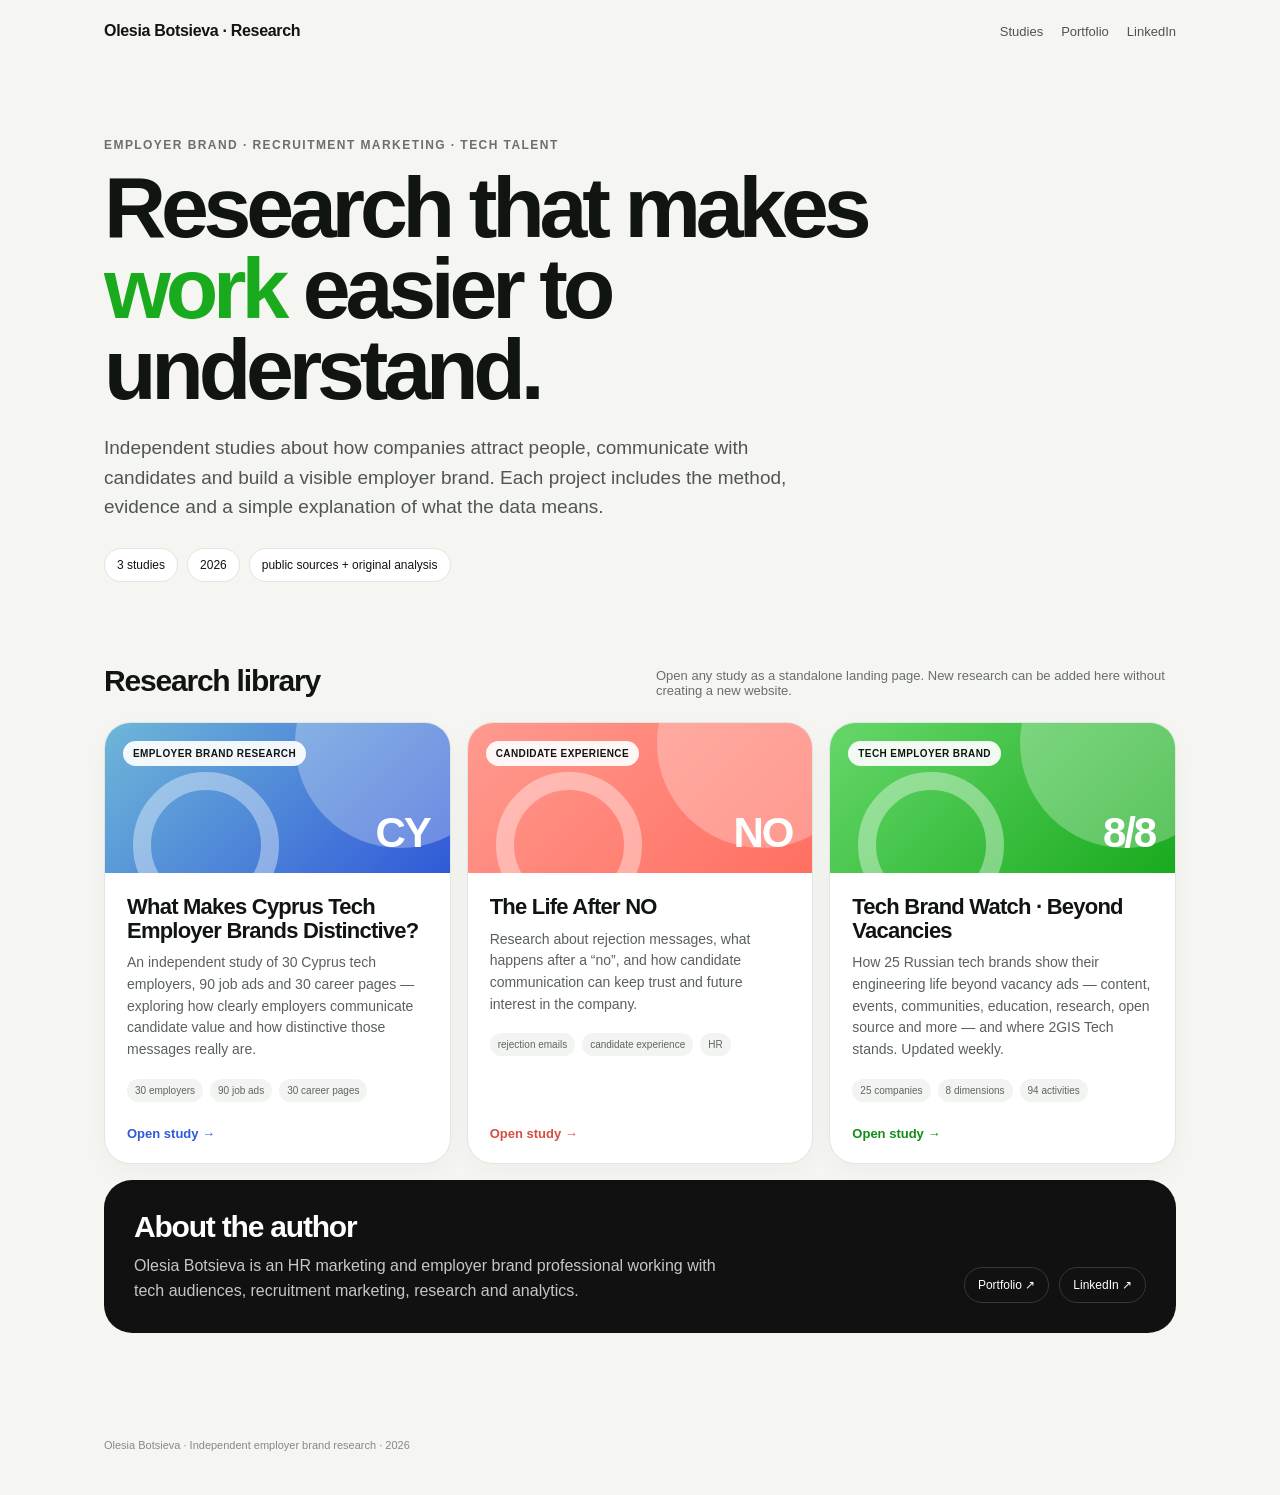
<file: index.html>
<!doctype html>
<html lang="en">
<head>
<meta charset="utf-8">
<meta name="viewport" content="width=device-width,initial-scale=1,viewport-fit=cover">
<title>Olesia Botsieva — Employer Brand Research</title>
<meta name="description" content="Independent research by Olesia Botsieva on employer branding, recruitment marketing, candidate experience and tech talent.">
<link rel="canonical" href="https://olesiabositi-hub.github.io/research/">
<meta property="og:type" content="website">
<meta property="og:url" content="https://olesiabositi-hub.github.io/research/">
<meta property="og:title" content="Olesia Botsieva — Employer Brand Research">
<meta property="og:description" content="Independent studies on employer branding, recruitment marketing, candidate experience and tech talent — with open methodology, evidence and practical insights.">
<meta property="og:image" content="https://olesiabositi-hub.github.io/research/assets/research-library-social.png">
<meta property="og:image:secure_url" content="https://olesiabositi-hub.github.io/research/assets/research-library-social.png">
<meta property="og:image:type" content="image/png">
<meta property="og:image:width" content="1200">
<meta property="og:image:height" content="630">
<meta property="og:image:alt" content="Olesia Botsieva Employer Brand Research Library">
<meta name="twitter:card" content="summary_large_image">
<meta name="twitter:title" content="Olesia Botsieva — Employer Brand Research">
<meta name="twitter:description" content="Independent studies on employer branding, recruitment marketing, candidate experience and tech talent.">
<meta name="twitter:image" content="https://olesiabositi-hub.github.io/research/assets/research-library-social.png">
<style>
:root{
  --bg:#f5f5f2;--surface:#fff;--ink:#111512;--muted:#68706b;--line:#e2e5e1;
  --green:#19aa1e;--blue:#3159d8;--coral:#ff6f61;--shadow:0 18px 50px rgba(0,0,0,.07)
}
*{box-sizing:border-box}
html{scroll-behavior:smooth}
body{margin:0;font-family:Inter,ui-sans-serif,-apple-system,BlinkMacSystemFont,"Segoe UI",Roboto,Arial,sans-serif;background:var(--bg);color:var(--ink)}
a{text-decoration:none;color:inherit}
.wrap{max-width:1120px;margin:auto;padding:0 24px}
header{padding:22px 0}
.nav{display:flex;align-items:center;gap:20px}
.brand{font-weight:850;letter-spacing:-.02em}
.nav-links{margin-left:auto;display:flex;gap:18px;font-size:13px;color:#4e5650}
.hero{padding:76px 0 54px}
.kicker{font-size:12px;font-weight:850;letter-spacing:.12em;text-transform:uppercase;color:#69716b}
h1{font-size:clamp(46px,8vw,86px);line-height:.94;letter-spacing:-.06em;margin:15px 0 24px;max-width:900px}
h1 em{font-style:normal;color:var(--green)}
.lead{font-size:19px;line-height:1.55;color:#4f5751;max-width:720px}
.meta{display:flex;gap:9px;flex-wrap:wrap;margin-top:26px}
.meta span{background:#fff;border:1px solid var(--line);border-radius:999px;padding:9px 12px;font-size:12px}
.section{padding:28px 0 78px}
.section-head{display:flex;justify-content:space-between;align-items:end;gap:24px;margin-bottom:24px}
.section-head h2{font-size:30px;letter-spacing:-.04em;margin:0}
.section-head p{margin:0;color:var(--muted);font-size:13px;max-width:520px}
.grid{display:grid;grid-template-columns:repeat(3,1fr);gap:16px}
.card{background:var(--surface);border:1px solid var(--line);border-radius:26px;overflow:hidden;box-shadow:0 8px 26px rgba(0,0,0,.035);transition:.2s ease;display:flex;flex-direction:column;min-height:380px}
.card:hover{transform:translateY(-4px);box-shadow:var(--shadow)}
.visual{height:150px;position:relative;overflow:hidden}
.visual:before,.visual:after{content:"";position:absolute;border-radius:50%}
.visual:before{width:210px;height:210px;right:-55px;top:-85px;background:rgba(255,255,255,.28)}
.visual:after{width:110px;height:110px;left:28px;bottom:-45px;border:18px solid rgba(255,255,255,.38)}
.cyprus .visual{background:linear-gradient(135deg,#6eb7d8,#3159d8)}
.no .visual{background:linear-gradient(135deg,#ff9a8f,#ff6f61)}
.tech .visual{background:linear-gradient(135deg,#66d76a,#19aa1e)}
.visual .tag{position:absolute;left:18px;top:18px;padding:7px 10px;border-radius:999px;background:rgba(255,255,255,.92);font-size:10px;font-weight:850;letter-spacing:.04em;text-transform:uppercase}
.visual .mark{position:absolute;right:20px;bottom:16px;color:#fff;font-size:42px;font-weight:900;letter-spacing:-.05em}
.body{padding:22px;display:flex;flex-direction:column;flex:1}
.body h3{font-size:22px;line-height:1.08;letter-spacing:-.035em;margin:0 0 10px}
.body p{font-size:14px;line-height:1.55;color:#59615b;margin:0}
.stats{display:flex;gap:7px;flex-wrap:wrap;margin-top:18px}
.stats span{font-size:10px;background:#f2f4f1;border-radius:999px;padding:6px 8px;color:#5f665f}
.open{margin-top:auto;padding-top:24px;font-size:13px;font-weight:850}
.cyprus .open{color:var(--blue)} .no .open{color:#d54f43} .tech .open{color:#128d17}
.about{margin-top:16px;background:#111;color:#fff;border-radius:28px;padding:30px;display:grid;grid-template-columns:1.2fr .8fr;gap:30px;align-items:end}
.about h2{font-size:30px;letter-spacing:-.04em;margin:0 0 10px}
.about p{margin:0;color:#c3c8c4;line-height:1.55}
.about-links{display:flex;gap:10px;justify-content:flex-end;flex-wrap:wrap}
.about-links a{border:1px solid #333a35;border-radius:999px;padding:10px 13px;font-size:12px}
footer{padding:28px 0 44px;color:#858b86;font-size:11px}
@media(max-width:820px){.grid{grid-template-columns:1fr}.card{min-height:auto}.about{grid-template-columns:1fr}.about-links{justify-content:flex-start}.hero{padding-top:50px}}
@media(max-width:560px){.wrap{padding:0 16px}.nav-links{display:none}.hero{padding:44px 0 38px}h1{font-size:48px}.lead{font-size:16px}.section-head{align-items:flex-start;flex-direction:column}.section{padding-bottom:54px}.visual{height:125px}}
</style>
</head>
<body>
<header><div class="wrap nav"><div class="brand">Olesia Botsieva · Research</div><div class="nav-links"><a href="#studies">Studies</a><a href="https://olesia.work/" target="_blank" rel="noopener">Portfolio</a><a href="https://www.linkedin.com/in/olesruss/" target="_blank" rel="noopener">LinkedIn</a></div></div></header>

<main>
<section class="hero"><div class="wrap">
  <div class="kicker">Employer Brand · Recruitment Marketing · Tech Talent</div>
  <h1>Research that makes <em>work</em> easier to understand.</h1>
  <p class="lead">Independent studies about how companies attract people, communicate with candidates and build a visible employer brand. Each project includes the method, evidence and a simple explanation of what the data means.</p>
  <div class="meta"><span>3 studies</span><span>2026</span><span>public sources + original analysis</span></div>
</div></section>

<section class="section" id="studies"><div class="wrap">
  <div class="section-head"><div><h2>Research library</h2></div><p>Open any study as a standalone landing page. New research can be added here without creating a new website.</p></div>
  <div class="grid">
    <a class="card cyprus" href="./cyprus-tech-evp/">
      <div class="visual"><span class="tag">Employer Brand Research</span><span class="mark">CY</span></div>
      <div class="body">
        <h3>What Makes Cyprus Tech Employer Brands Distinctive?</h3>
        <p>An independent study of 30 Cyprus tech employers, 90 job ads and 30 career pages — exploring how clearly employers communicate candidate value and how distinctive those messages really are.</p>
        <div class="stats"><span>30 employers</span><span>90 job ads</span><span>30 career pages</span></div>
        <div class="open">Open study →</div>
      </div>
    </a>

    <a class="card no" href="./life-after-no/">
      <div class="visual"><span class="tag">Candidate Experience</span><span class="mark">NO</span></div>
      <div class="body">
        <h3>The Life After NO</h3>
        <p>Research about rejection messages, what happens after a “no”, and how candidate communication can keep trust and future interest in the company.</p>
        <div class="stats"><span>rejection emails</span><span>candidate experience</span><span>HR</span></div>
        <div class="open">Open study →</div>
      </div>
    </a>

    <a class="card tech" href="./tech-brand-watch/">
      <div class="visual"><span class="tag">Tech Employer Brand</span><span class="mark">8/8</span></div>
      <div class="body">
        <h3>Tech Brand Watch · Beyond Vacancies</h3>
        <p>How 25 Russian tech brands show their engineering life beyond vacancy ads — content, events, communities, education, research, open source and more — and where 2GIS Tech stands. Updated weekly.</p>
        <div class="stats"><span>25 companies</span><span>8 dimensions</span><span>94 activities</span></div>
        <div class="open">Open study →</div>
      </div>
    </a>
  </div>

  <div class="about">
    <div><h2>About the author</h2><p>Olesia Botsieva is an HR marketing and employer brand professional working with tech audiences, recruitment marketing, research and analytics.</p></div>
    <div class="about-links"><a href="https://olesia.work/" target="_blank" rel="noopener">Portfolio ↗</a><a href="https://www.linkedin.com/in/olesruss/" target="_blank" rel="noopener">LinkedIn ↗</a></div>
  </div>
</div></section>
</main>

<footer><div class="wrap">Olesia Botsieva · Independent employer brand research · 2026</div></footer>
</body>
</html>
</file>
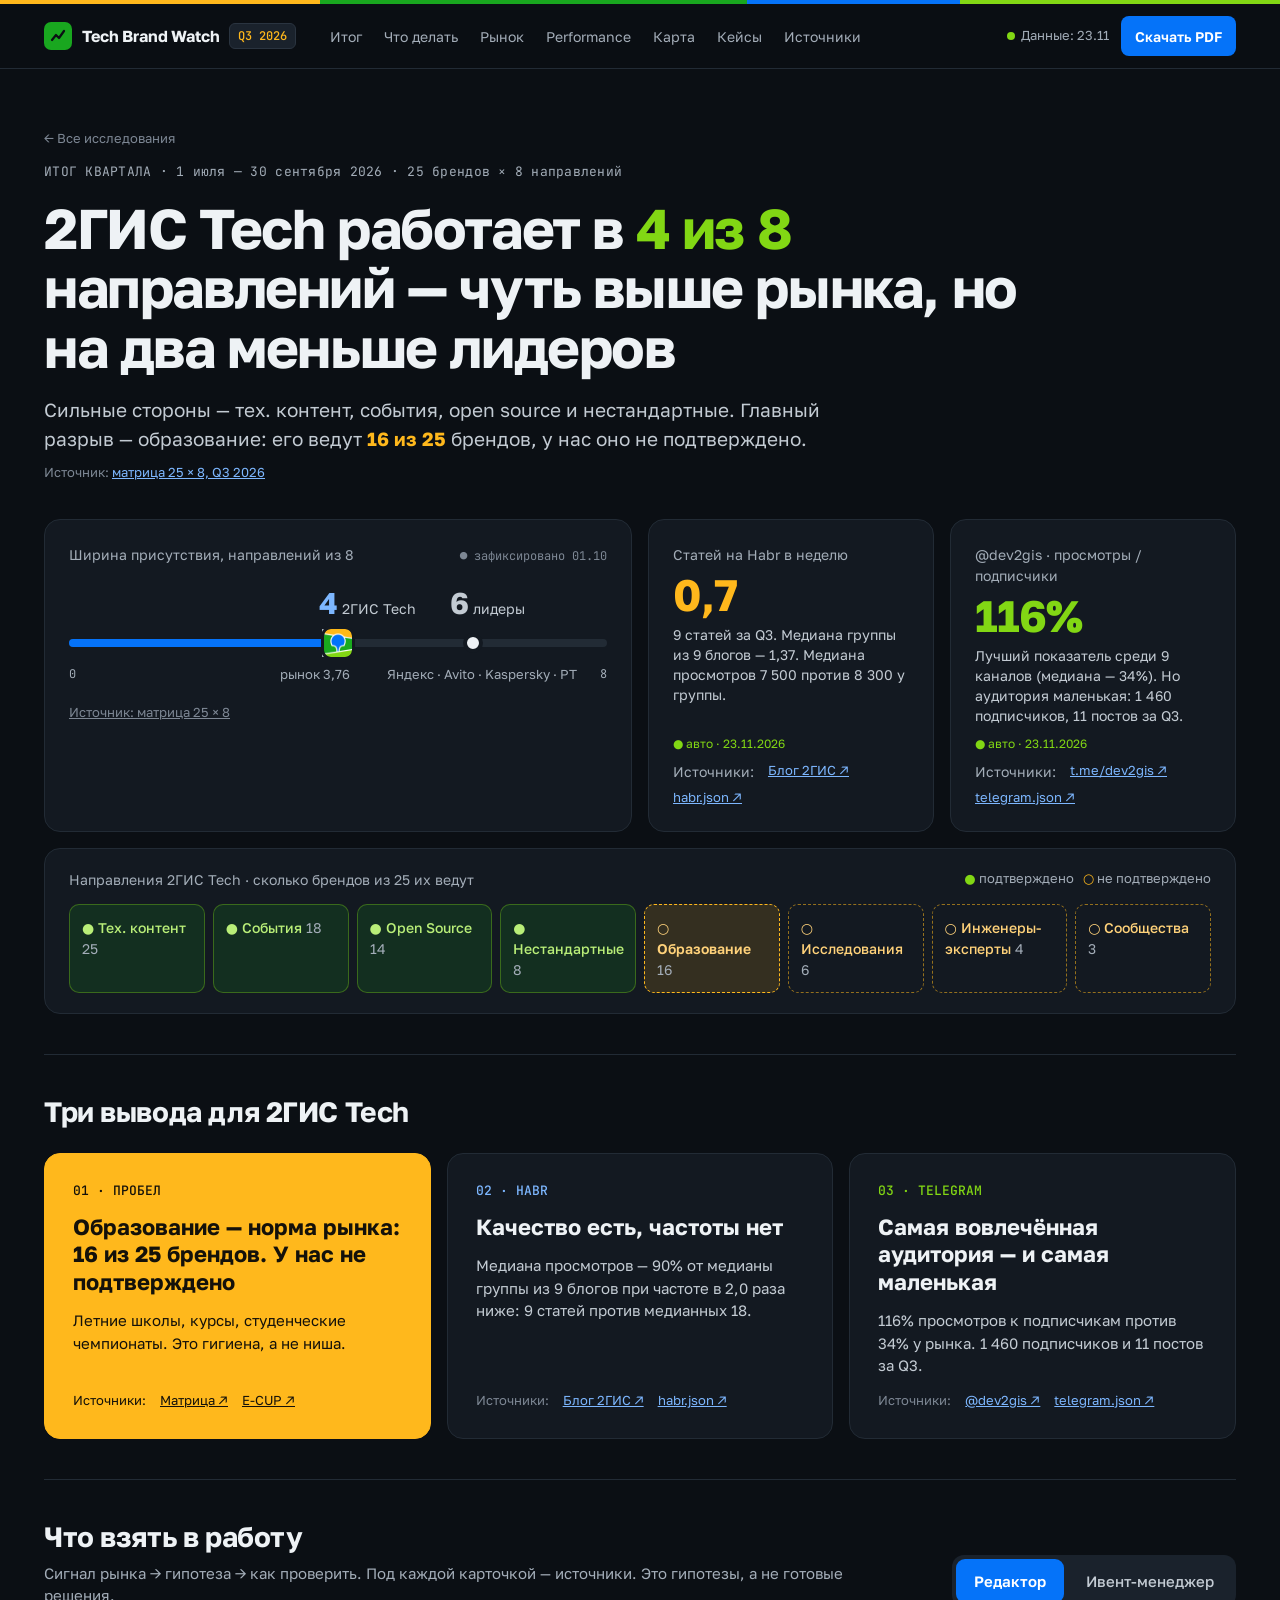
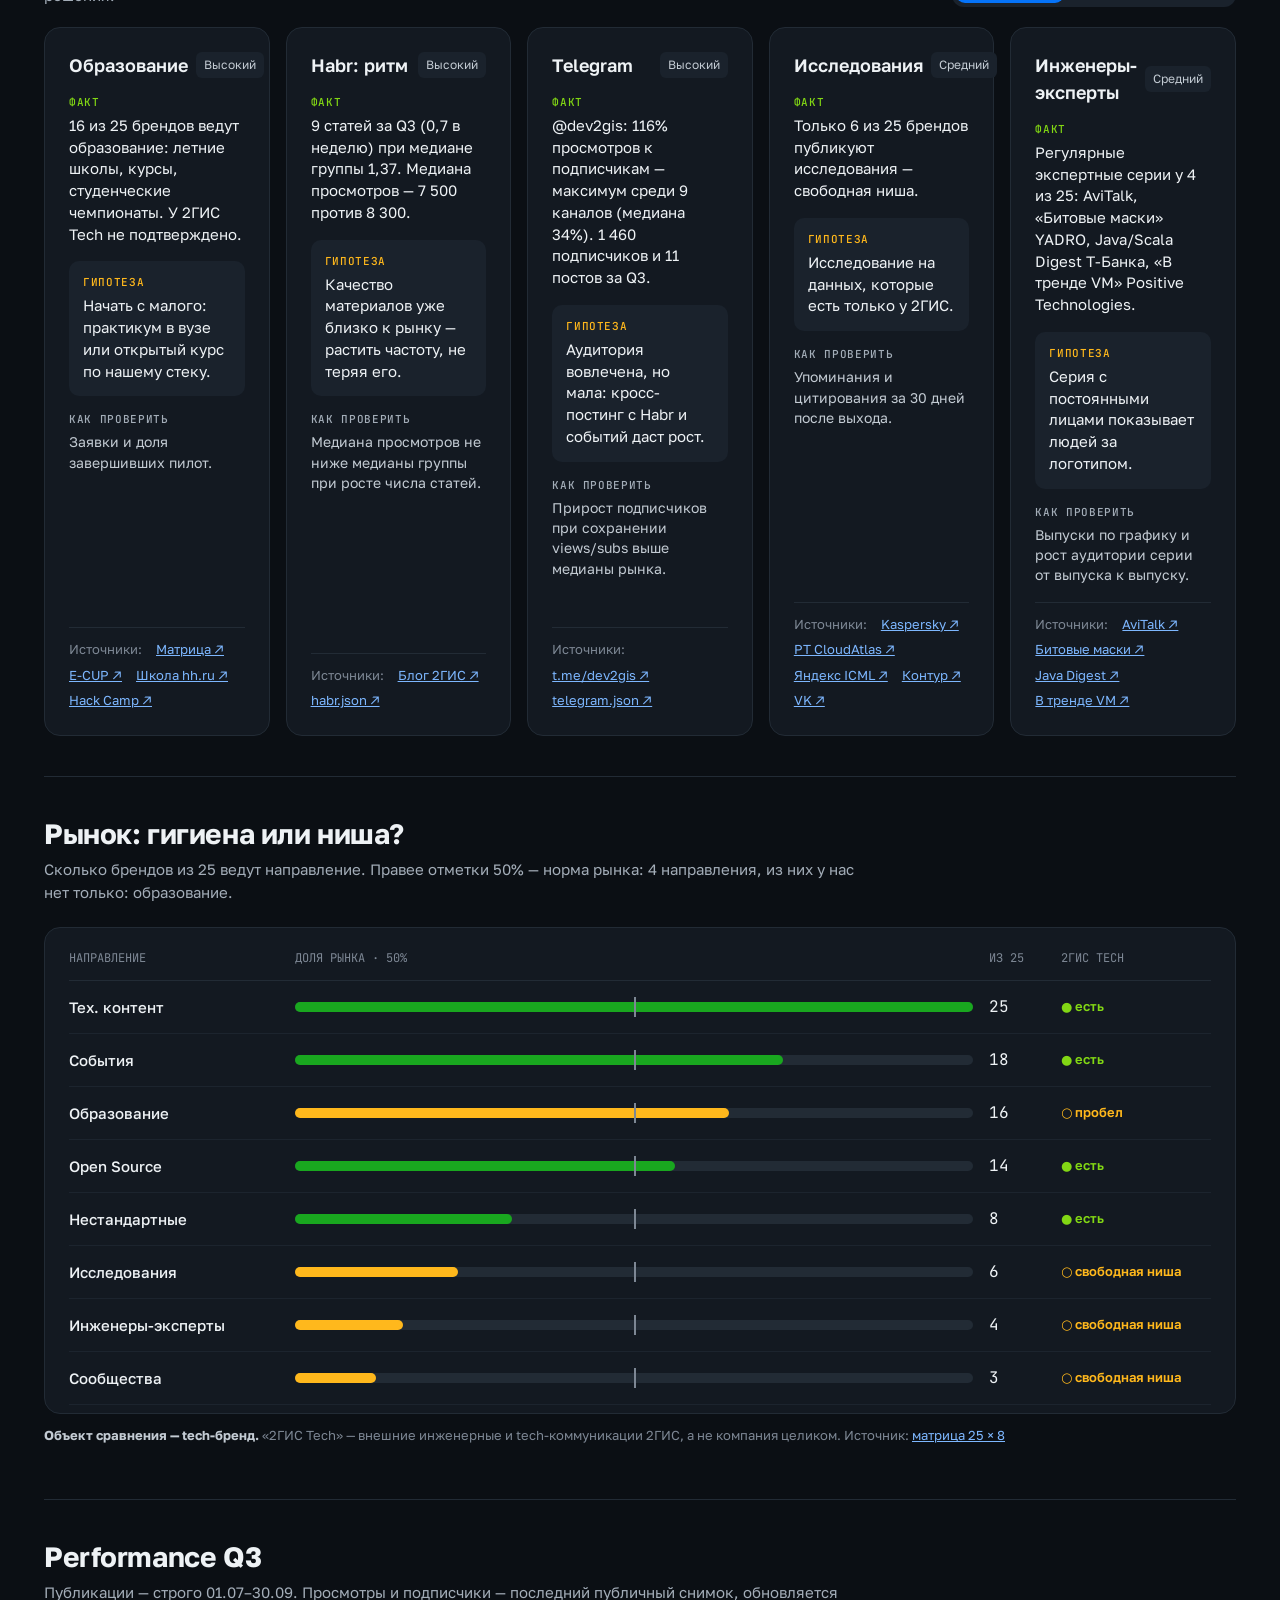
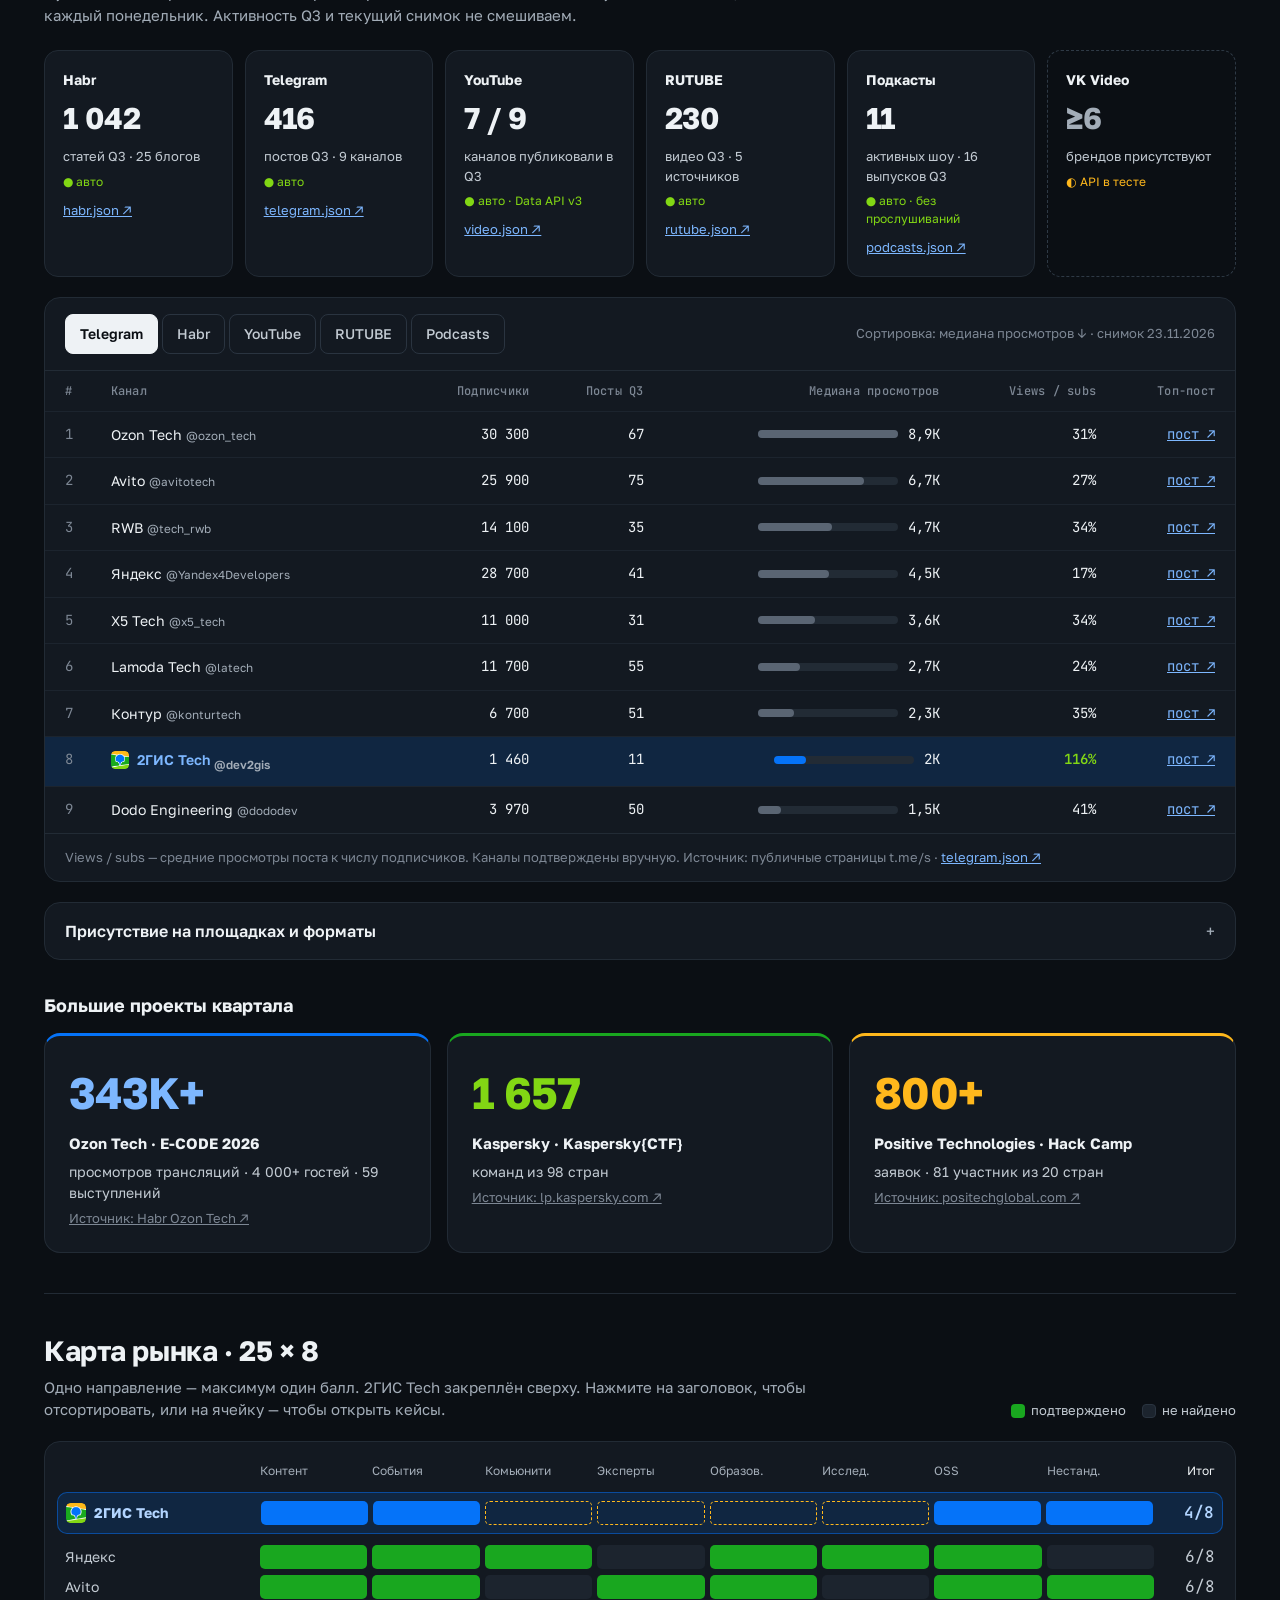
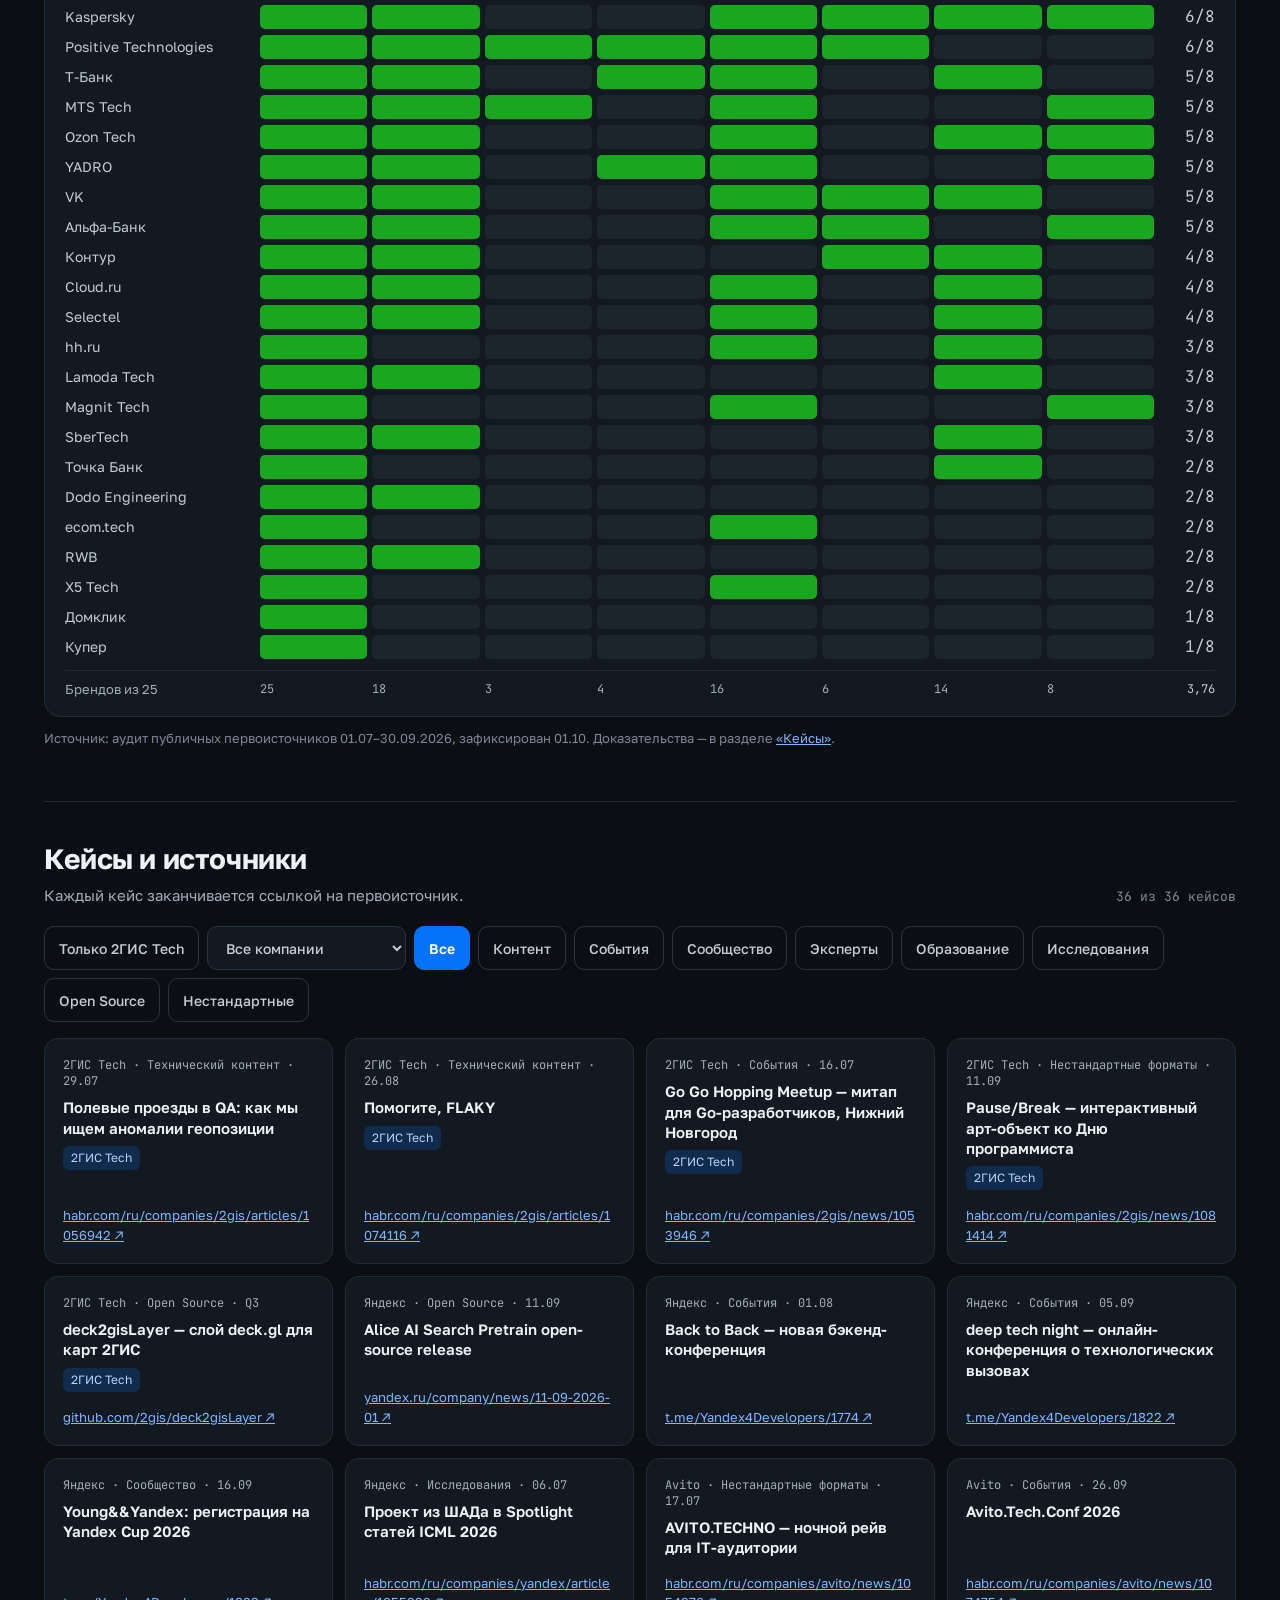
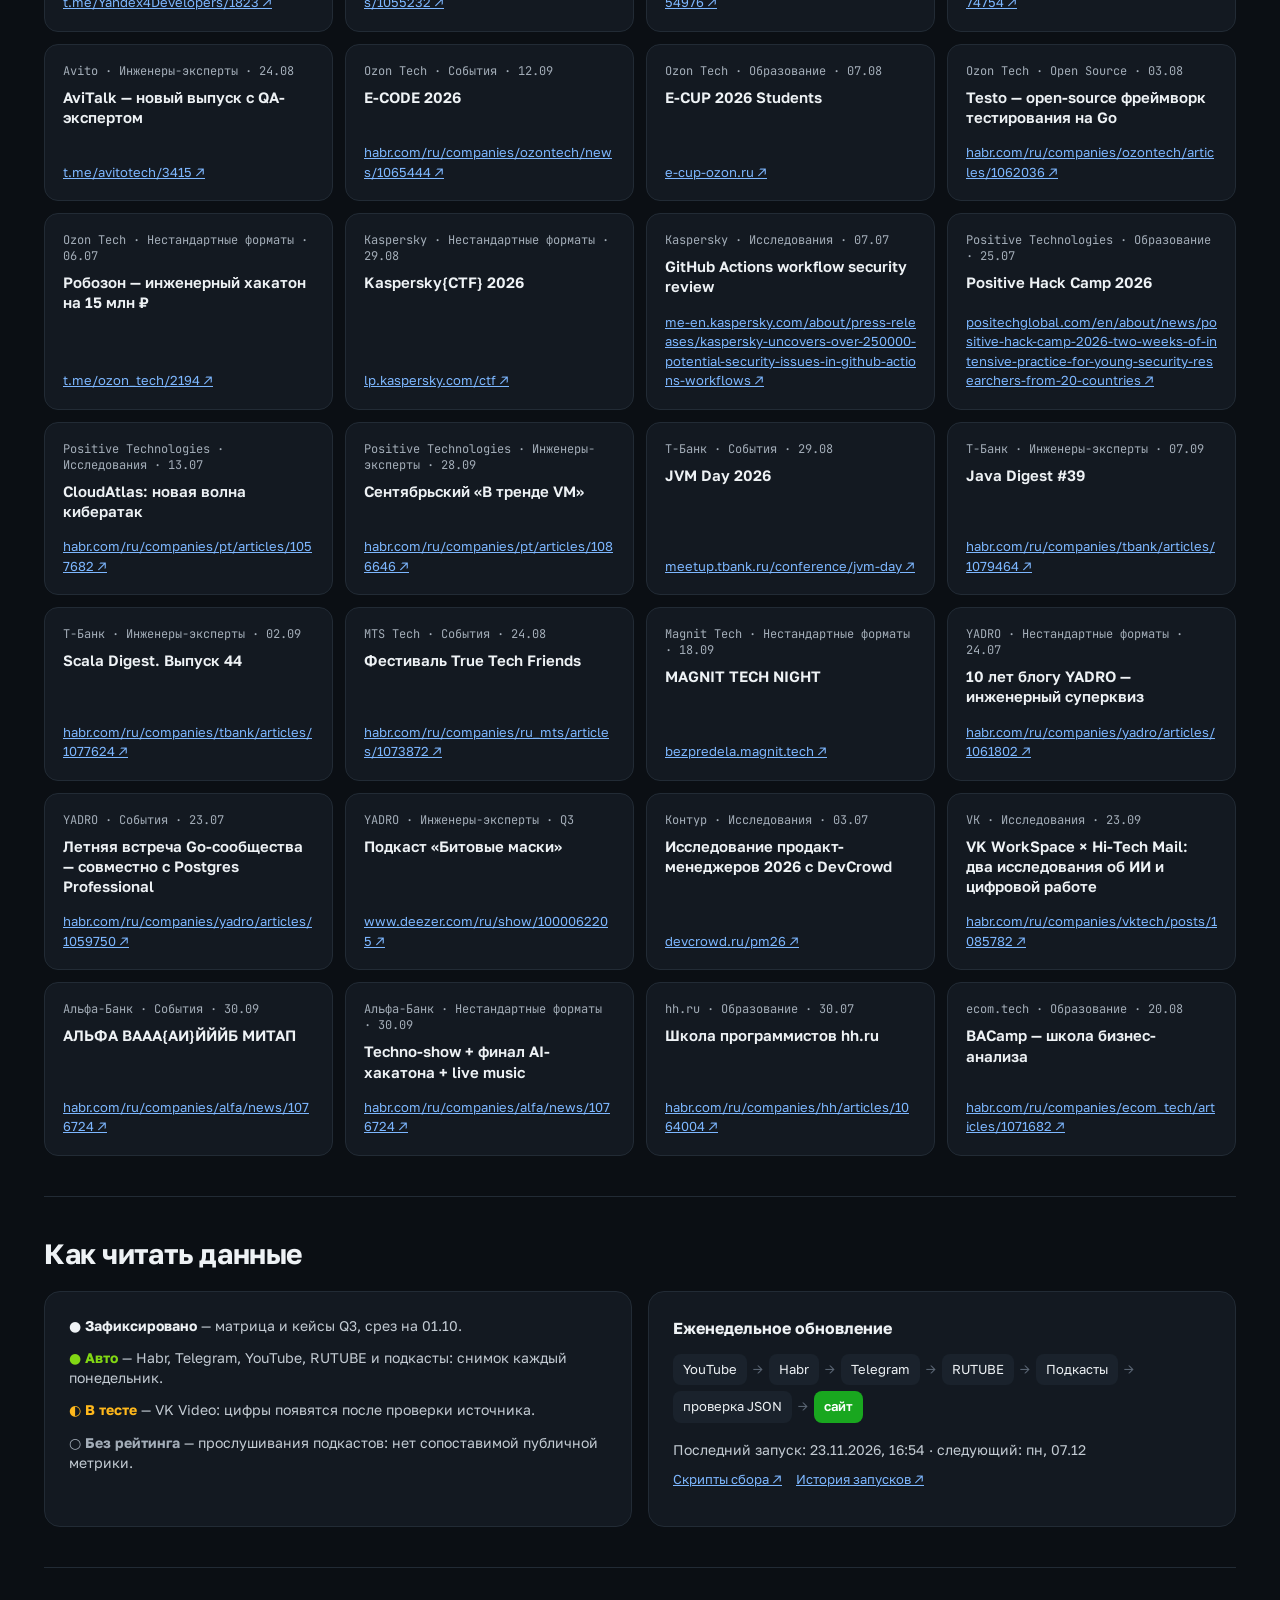
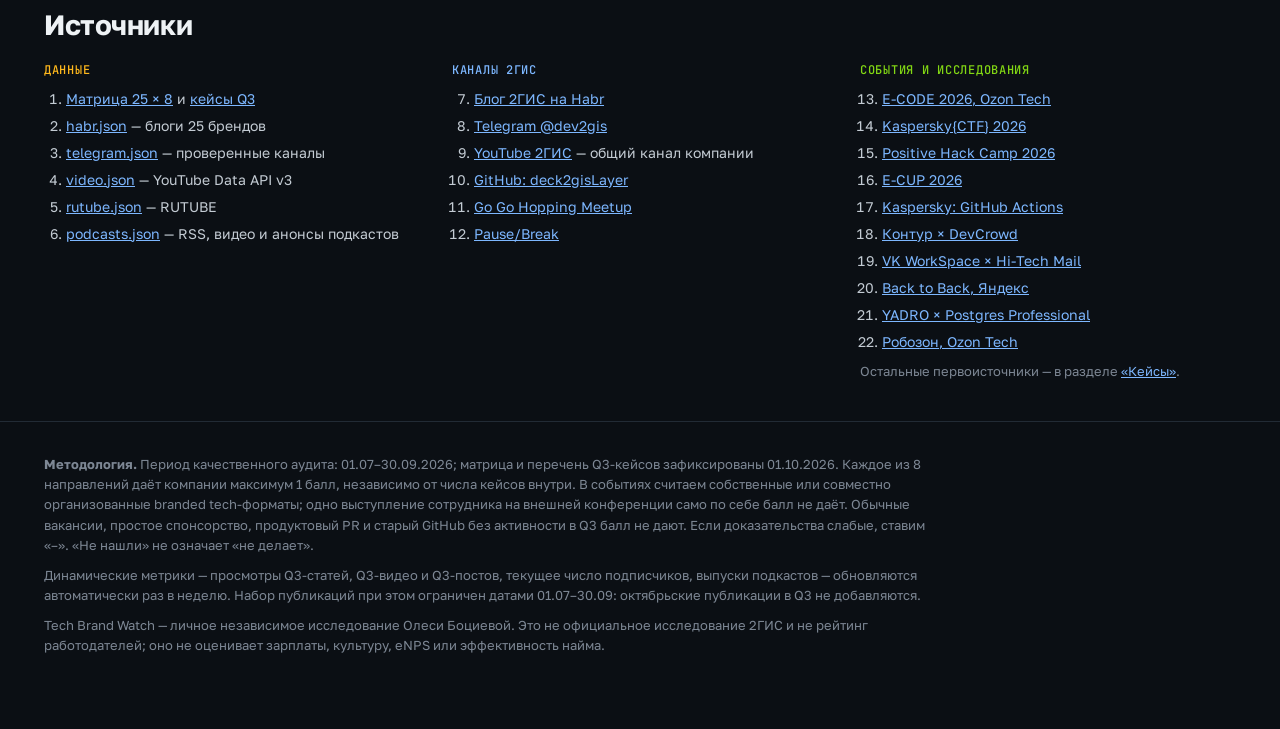
<file: tech-brand-watch/index.html>
<!DOCTYPE html>
<html lang="ru">
<head>
<meta charset="utf-8">
<meta name="viewport" content="width=device-width, initial-scale=1, viewport-fit=cover">
<title>Tech Brand Watch / Q3 2026: что делают tech-бренды</title>
<meta name="description" content="Что делают 25 российских tech-брендов в 8 направлениях — и где на этом фоне 2ГИС Tech. Карта рынка, 94 подтверждённых активности и метрики Habr, Telegram, YouTube, RUTUBE и подкастов с еженедельным обновлением.">
<link rel="canonical" href="https://olesiabositi-hub.github.io/research/tech-brand-watch/">
<meta property="og:type" content="website">
<meta property="og:site_name" content="Olesia Botsieva · Employer Brand Research">
<meta property="og:locale" content="ru_RU">
<meta property="og:url" content="https://olesiabositi-hub.github.io/research/tech-brand-watch/">
<meta property="og:title" content="Tech Brand Watch · Q3 2026 — 25 tech-брендов и 2ГИС Tech">
<meta property="og:description" content="Что делают 25 российских tech-брендов в 8 направлениях — и где на этом фоне 2ГИС Tech. Карта рынка, 94 подтверждённых активности и метрики Habr, Telegram, YouTube, RUTUBE и подкастов с еженедельным обновлением.">
<meta property="og:image" content="https://olesiabositi-hub.github.io/research/tech-brand-watch/assets/og.jpg">
<meta property="og:image:secure_url" content="https://olesiabositi-hub.github.io/research/tech-brand-watch/assets/og.jpg">
<meta property="og:image:type" content="image/jpeg">
<meta property="og:image:width" content="1200">
<meta property="og:image:height" content="630">
<meta property="og:image:alt" content="Tech Brand Watch Q3 2026: карта рынка 25 tech-брендов × 8 направлений с выделенным 2ГИС Tech">
<meta name="twitter:card" content="summary_large_image">
<meta name="twitter:title" content="Tech Brand Watch · Q3 2026 — 25 tech-брендов и 2ГИС Tech">
<meta name="twitter:description" content="Что делают 25 российских tech-брендов в 8 направлениях — и где на этом фоне 2ГИС Tech. Карта рынка, 94 подтверждённых активности и метрики Habr, Telegram, YouTube, RUTUBE и подкастов с еженедельным обновлением.">
<meta name="twitter:image" content="https://olesiabositi-hub.github.io/research/tech-brand-watch/assets/og.jpg">
<meta name="theme-color" content="#0B0F14">
<link rel="icon" href="./assets/2gis-logo.png">
<link rel="preconnect" href="https://fonts.googleapis.com">
<link rel="preconnect" href="https://fonts.gstatic.com" crossorigin>
<link href="https://fonts.googleapis.com/css2?family=Golos+Text:wght@400;500;600;700&family=JetBrains+Mono:wght@400;500&display=swap" rel="stylesheet">
<style>
:root{
  --bg:#0B0F14;--sf:#131921;--sf2:#1A222C;--line:#222B35;--line2:#2A3440;--row:#1C242E;
  --ink:#EEF2F5;--ink2:#C3CBD3;--mute:#A3ADB8;--dim:#7D8794;
  --blue:#0573F9;--blue-ink:#7DB7FF;--blue-ink2:#B3D5FF;--blue-bg:rgba(5,115,249,.15);
  --green:#19A71F;--lime:#82D714;--lime-ink:#B9EE78;--green-bg:rgba(25,167,31,.16);
  --yellow:#FFB81C;--yellow-ink:#FFD27A;--yellow-bg:rgba(255,184,28,.14);
  --bar:#5A6573;--mono:"JetBrains Mono",ui-monospace,monospace;
  color-scheme:dark;
}
*,*::before,*::after{box-sizing:border-box}
html{scroll-behavior:smooth;scroll-padding-top:84px}
body{margin:0;background:var(--bg);color:var(--ink);font:400 16px/1.5 "Golos Text",system-ui,-apple-system,"Segoe UI",sans-serif;-webkit-font-smoothing:antialiased}
a{color:var(--blue-ink)}a:hover{color:var(--blue-ink2)}
a:focus-visible,button:focus-visible,select:focus-visible{outline:2px solid var(--blue-ink);outline-offset:2px}
.w{max-width:1240px;margin:0 auto;padding:0 24px}
.mono{font-family:var(--mono)}
.stripe{display:flex;height:4px}.stripe i{display:block}
/* header */
header{position:sticky;top:0;z-index:20;background:rgba(11,15,20,.92);backdrop-filter:blur(10px);-webkit-backdrop-filter:blur(10px);border-bottom:1px solid var(--line)}
header .w{display:flex;flex-wrap:wrap;align-items:center;gap:12px 24px;padding-top:12px;padding-bottom:12px}
.brand{display:flex;align-items:center;gap:10px;text-decoration:none;color:var(--ink)}
.mark{width:28px;height:28px;border-radius:7px;background:var(--green);display:grid;place-items:center}
.brand b{font-size:16px;letter-spacing:-.01em}
.chip-q{font:500 12px var(--mono);padding:4px 8px;border-radius:6px;background:var(--sf2);color:var(--yellow);border:1px solid var(--line2)}
header nav{display:flex;flex-wrap:wrap;gap:2px;flex:1 1 auto}
header nav a{padding:8px 10px;border-radius:8px;font-size:14px;color:var(--mute);text-decoration:none}
header nav a:hover{background:var(--sf2);color:var(--ink)}
.hdr-r{display:flex;align-items:center;gap:12px;flex-wrap:wrap}
.fresh{display:inline-flex;align-items:center;gap:6px;font-size:13px;color:var(--mute)}
.dot{width:8px;height:8px;border-radius:50%;background:var(--lime);display:inline-block}
.btn{min-height:40px;padding:0 14px;border-radius:8px;border:0;background:var(--blue);color:#fff;font:600 14px "Golos Text",sans-serif;cursor:pointer}
.back{font-size:13px;color:var(--dim);text-decoration:none}
@media(max-width:1100px){header .fresh{display:none}}
@media(max-width:760px){header nav{display:none}.chip-q{display:none}header .w{flex-wrap:nowrap;justify-content:space-between}.btn{min-height:36px;padding:0 12px;font-size:13px}}
/* typography */
.eyebrow{font:400 13px var(--mono);color:var(--mute);margin-bottom:18px;letter-spacing:.02em}
h1{margin:0;font-size:clamp(32px,4.6vw,56px);line-height:1.06;letter-spacing:-.025em;font-weight:700;max-width:1000px}
h2{margin:0;font-size:28px;letter-spacing:-.015em;line-height:1.2}
h3{margin:0;font-size:18px}
.lead{margin:20px 0 0;font-size:19px;line-height:1.5;color:var(--ink2);max-width:780px}
.sub{margin:8px 0 24px;font-size:15px;color:var(--mute);max-width:820px}
.src{font-size:13px;color:var(--dim)}
.src a{white-space:nowrap}
.srcs{display:flex;flex-wrap:wrap;gap:6px 14px;font-size:13px}
.srcs .lbl{color:var(--dim)}
section{padding:40px 0;border-top:1px solid var(--line)}
#summary{border-top:0;padding-top:56px}
.sec-h{display:flex;flex-wrap:wrap;justify-content:space-between;align-items:flex-end;gap:16px;margin-bottom:20px}
.sec-h .sub{margin-bottom:0}
/* cards */
.card{background:var(--sf);border:1px solid var(--line);border-radius:16px;padding:24px}
.grid{display:grid;gap:16px}
.g-kpi{grid-template-columns:repeat(auto-fit,minmax(270px,1fr));margin-top:36px}
.g-3{grid-template-columns:repeat(auto-fit,minmax(300px,1fr))}
.g-4{grid-template-columns:repeat(auto-fit,minmax(215px,1fr))}
.g-tiles{grid-template-columns:repeat(auto-fit,minmax(180px,1fr));gap:12px}
.span2{grid-column:span 2;min-width:0}
@media(max-width:640px){.span2{grid-column:auto}}
.kpi{display:flex;flex-direction:column;gap:8px}
.kpi .lbl{font-size:14px;color:var(--mute)}
.kpi .big{font-size:44px;font-weight:700;letter-spacing:-.02em;line-height:1}
.kpi .txt{font-size:14px;color:var(--ink2);line-height:1.45}
.kpi .auto{margin-top:auto;font-size:12px;color:var(--lime)}
/* coverage scale */
.scale{position:relative;height:118px;margin-top:16px}
.scale .track{position:absolute;left:0;right:0;top:58px;height:8px;border-radius:4px;background:var(--line)}
.scale .fill{position:absolute;left:0;top:58px;height:8px;border-radius:4px;background:var(--blue)}
.scale .avg{position:absolute;top:48px;width:2px;height:28px;background:var(--mute)}
.scale .lab{position:absolute;white-space:nowrap;font-size:13px;color:var(--mute)}
.scale .val{position:absolute;top:0;white-space:nowrap;font-size:14px;color:var(--ink2)}
.scale .val b{font-size:30px}
.scale .logo{position:absolute;top:48px;width:28px;height:28px;margin-left:-14px;border-radius:7px;box-shadow:0 0 0 3px var(--sf)}
.scale-note{display:none;margin:0 0 12px;font-size:13px;color:var(--mute);line-height:1.5}
@media(max-width:640px){.scale .dsk,.scale .vl{display:none}.scale-note{display:block;margin-top:14px}.scale{height:100px}}
.scale .lead-dot{position:absolute;top:52px;width:20px;height:20px;margin-left:-10px;border-radius:50%;background:var(--ink);border:4px solid var(--sf)}
/* directions */
.dirs{display:grid;grid-template-columns:repeat(auto-fit,minmax(128px,1fr));gap:8px}
.dir{padding:12px;border-radius:10px;font-size:14px;font-weight:500}
.dir span{font-weight:400;color:var(--mute)}
.dir.on{background:var(--green-bg);border:1px solid rgba(130,215,20,.35);color:var(--lime-ink)}
.dir.off{border:1px dashed rgba(255,184,28,.55);color:var(--yellow-ink)}
.dir.off.hot{background:var(--yellow-bg);border-color:var(--yellow);font-weight:600}
/* takeaways */
.tk{display:flex;flex-direction:column;gap:14px;padding:28px}
.tk .no{font:500 13px var(--mono)}
.tk .t{font-size:22px;font-weight:700;line-height:1.25}
.tk .d{font-size:15px;line-height:1.5;color:var(--ink2)}
.tk .srcs{margin-top:auto}
.tk.hl{background:var(--yellow);border-color:var(--yellow);color:#14110A}
.tk.hl .d,.tk.hl a,.tk.hl .lbl{color:#14110A}
/* tabs & chips */
.seg{display:inline-flex;padding:4px;border-radius:12px;background:var(--sf2);gap:4px;flex-wrap:wrap}
.seg button{min-height:44px;padding:0 18px;border:0;border-radius:9px;background:transparent;color:var(--ink2);font:500 15px "Golos Text",sans-serif;cursor:pointer}
.seg button[aria-selected="true"]{background:var(--blue);color:#fff;font-weight:600}
.chips{display:flex;flex-wrap:wrap;gap:8px}
.chips button,.chips select{min-height:44px;padding:0 14px;border-radius:10px;border:1px solid var(--line2);background:transparent;color:var(--ink2);font:500 14px "Golos Text",sans-serif;cursor:pointer}
.chips select{background:var(--sf)}
.chips button[aria-pressed="true"]{background:var(--blue);border-color:var(--blue);color:#fff;font-weight:600}
.tabs2{display:flex;gap:4px;flex-wrap:wrap}
.tabs2 button{min-height:40px;padding:0 14px;border-radius:8px;border:1px solid var(--line2);background:transparent;color:var(--ink2);font:500 14px "Golos Text",sans-serif;cursor:pointer}
.tabs2 button[aria-selected="true"]{background:var(--ink);border-color:var(--ink);color:var(--bg);font-weight:600}
/* role cards */
.role{display:flex;flex-direction:column;gap:16px}
.role .hd{display:flex;justify-content:space-between;align-items:center;gap:8px}
.role .hd b{font-size:18px;font-weight:600}
.prio{font-size:12px;padding:4px 8px;border-radius:6px;background:var(--sf2);color:var(--ink2);white-space:nowrap}
.k{font:500 11px var(--mono);letter-spacing:.06em}
.k.f{color:var(--lime)}.k.h{color:var(--yellow)}.k.m{color:var(--mute)}
.role .box{display:flex;flex-direction:column;gap:6px;font-size:15px;line-height:1.45}
.role .hyp{padding:14px;border-radius:10px;background:var(--sf2)}
.role .chk{font-size:14px;color:var(--ink2)}
.role .srcs{margin-top:auto;padding-top:12px;border-top:1px solid var(--line)}
/* market bars */
.mrow{display:grid;grid-template-columns:minmax(140px,210px) minmax(0,1fr) 56px 150px;gap:16px;align-items:center;padding:14px 0;border-bottom:1px solid var(--row)}
.mrow.hd{font:400 12px var(--mono);color:var(--dim);border-bottom-color:var(--line)}
.mrow .nm{font-size:15px;font-weight:500}
.mbar{position:relative;height:10px;border-radius:5px;background:var(--line)}
.mbar i{display:block;height:10px;border-radius:5px}
.mbar::after{content:"";position:absolute;left:50%;top:-5px;width:2px;height:20px;background:var(--dim)}
.st-on{font-size:13px;font-weight:600;color:var(--lime)}
.st-off{font-size:13px;font-weight:600;color:var(--yellow)}
@media(max-width:640px){.mrow{grid-template-columns:1fr 44px;gap:6px 12px}.mrow .mbar{grid-column:1/-1;grid-row:2}.mrow .stt{grid-column:1/-1}.mrow.hd{display:none}}
/* tiles */
.tile{background:var(--sf);border:1px solid var(--line);border-radius:14px;padding:18px;display:flex;flex-direction:column;gap:6px}
.tile.ghost{background:transparent;border-style:dashed;border-color:#2F3A46}
.tile b{font-size:14px}
.tile .n{font-size:30px;font-weight:700;letter-spacing:-.02em}
.tile .s{font-size:13px;color:var(--ink2)}
.tile .a{font-size:12px}
.tile a{font-size:13px;margin-top:4px}
/* tables */
.tbl{background:var(--sf);border:1px solid var(--line);border-radius:16px;overflow:hidden;margin-top:20px}
.tbl-h{display:flex;flex-wrap:wrap;justify-content:space-between;align-items:center;gap:12px;padding:16px 20px;border-bottom:1px solid var(--line)}
.tbl-f{padding:14px 20px;border-top:1px solid var(--line);font-size:13px;color:var(--dim)}
.scroll{overflow-x:auto}
table{width:100%;border-collapse:collapse;font-size:14px}
th{text-align:left;font:500 12px var(--mono);color:var(--dim);padding:12px 10px;white-space:nowrap;letter-spacing:.02em}
td{padding:12px 10px;border-top:1px solid var(--row);vertical-align:top}
th:first-child,td:first-child{padding-left:20px}th:last-child,td:last-child{padding-right:20px}
td.n,th.n{text-align:right;font-family:var(--mono);white-space:nowrap}
td.w{min-width:240px}
.pod td.w{min-width:190px;max-width:250px}.pod td:nth-child(4){min-width:200px}
tr.me td{background:var(--blue-bg)}
tr.me td.nm{color:var(--blue-ink);font-weight:600}
.nmw{display:inline-flex;align-items:center;gap:8px}
.lg{width:18px;height:18px;border-radius:4px;flex:none}
.hb{display:flex;align-items:center;gap:10px;justify-content:flex-end}
.hb .t{width:140px;height:8px;border-radius:4px;background:var(--line);flex:none}
.hb .t i{display:block;height:8px;border-radius:4px;background:var(--bar)}
tr.me .hb .t i{background:var(--blue)}
small{color:var(--mute)}
.badge{display:inline-block;white-space:nowrap;font-size:12px;padding:3px 8px;border-radius:6px;background:var(--sf2);color:var(--ink2);margin:0 4px 4px 0}
.pl{margin:0;padding:0;list-style:none;counter-reset:t}
.pl li{counter-increment:t;display:grid;grid-template-columns:36px 1fr auto;gap:12px;align-items:baseline;padding:12px 20px;border-top:1px solid var(--row)}
.pl li::before{content:counter(t);font:500 13px var(--mono);color:var(--dim)}
.pl li.me{background:var(--blue-bg)}
/* projects */
.proj{display:flex;flex-direction:column;gap:6px;border-top-width:3px}
.proj .n{font-size:44px;font-weight:700;letter-spacing:-.02em}
.proj b{font-size:15px}
.proj .s{font-size:14px;color:var(--ink2)}
/* matrix */
.mx{min-width:900px;padding:8px 20px 16px}
.mx-r{display:grid;grid-template-columns:190px repeat(8,minmax(0,1fr)) 56px;gap:5px;align-items:center;padding:3px 0}
.mx-r.hd{padding:12px 0;align-items:end;font-size:12px;color:var(--mute)}
.mx-r.hd button{all:unset;cursor:pointer;font-size:12px;color:var(--mute)}
.mx-r.hd button:hover,.mx-r.hd button[aria-pressed="true"]{color:var(--ink)}
.mx-r .nm{font-size:14px;color:var(--ink2)}
.mx-r .tt{text-align:right;font-family:var(--mono);color:var(--ink2)}
.cell{height:24px;border-radius:5px;background:var(--row);border:0;padding:0}
.cell.on{background:var(--green);cursor:pointer}
.cell.on:hover{outline:2px solid var(--lime-ink)}
.mx-r.me{padding:8px;margin:0 -8px 8px;border-radius:10px;background:var(--blue-bg);border:1px solid rgba(5,115,249,.5)}
.mx-r.me .nm{color:var(--blue-ink2);font-weight:700}
.mx-r.me .cell.on{background:var(--blue)}
.mx-r.me .cell:not(.on){background:transparent;border:1px dashed var(--yellow)}
.mx-r.me .tt{color:var(--blue-ink2);font-weight:600}
.mx-r.ft{margin-top:8px;padding-top:10px;border-top:1px solid var(--line);font:12px var(--mono);color:var(--mute)}
.legend{display:flex;gap:16px;font-size:13px;color:var(--ink2);flex-wrap:wrap}
.legend span{display:inline-flex;align-items:center;gap:6px}
.legend i{width:14px;height:14px;border-radius:4px;display:inline-block}
/* cases */
.case{display:flex;flex-direction:column;gap:8px;padding:18px;border-radius:14px;background:var(--sf);border:1px solid var(--line)}
.case .m{font:12px var(--mono);color:var(--mute)}
.case b{font-size:15px;font-weight:600;line-height:1.35}
.case .me{align-self:flex-start;font-size:12px;padding:3px 8px;border-radius:6px;background:rgba(5,115,249,.2);color:var(--blue-ink2)}
.case a{margin-top:auto;padding-top:8px;font-size:13px;word-break:break-all}
.cases{display:grid;grid-template-columns:repeat(auto-fill,minmax(280px,1fr));gap:12px;margin-top:16px}
/* misc */
.legend-trust{display:flex;flex-direction:column;gap:12px;font-size:14px;line-height:1.45;color:var(--ink2)}
.pipe{display:flex;flex-wrap:wrap;align-items:center;gap:6px;font-size:13px}
.pipe span{padding:6px 10px;border-radius:8px;background:var(--sf2)}
.pipe em{color:var(--bar);font-style:normal}
.pipe span.end{background:var(--green);color:#fff;font-weight:600}
.srclist{display:grid;grid-template-columns:repeat(auto-fit,minmax(280px,1fr));gap:24px 32px;font-size:14px;line-height:1.5}
.srclist ol{margin:0;padding-left:22px;display:flex;flex-direction:column;gap:6px;color:var(--ink2)}
.srclist .k{margin-bottom:10px;display:block;font-size:12px}
details{margin-top:20px;background:var(--sf);border:1px solid var(--line);border-radius:16px}
details summary{cursor:pointer;padding:16px 20px;font-weight:600;list-style:none;display:flex;justify-content:space-between;gap:12px}
details summary::after{content:"+";color:var(--mute);font-weight:400}
details[open] summary::after{content:"–"}
details .scroll{border-top:1px solid var(--line)}
footer{padding:32px 0 64px;border-top:1px solid var(--line);font-size:13px;line-height:1.55;color:var(--dim)}
footer p{max-width:900px;margin:0 0 10px}
.empty{padding:20px;color:var(--mute);font-size:14px}
.sr{position:absolute;width:1px;height:1px;overflow:hidden;clip:rect(0 0 0 0);white-space:nowrap}
@media print{
  :root{--bg:#fff;--sf:#fff;--sf2:#f3f4f6;--line:#d9dde3;--row:#e8ebef;--ink:#111;--ink2:#333;--mute:#555;--dim:#666;--blue-ink:#0550c8;--blue-ink2:#0550c8;--lime-ink:#1a6e1f;--lime:#1a6e1f;--yellow-ink:#8a5a00}
  header,.stripe,.btn,.seg,.chips,.tabs2{display:none!important}
  section{break-inside:avoid-page}
  .tk.hl{background:#fff4d6}
}
</style>
</head>
<body>
<div class="stripe" aria-hidden="true"><i style="flex:3;background:#FFB81C"></i><i style="flex:4;background:#19A71F"></i><i style="flex:2;background:#0573F9"></i><i style="flex:3;background:#82D714"></i></div>

<header>
  <div class="w">
    <a class="brand" href="#summary">
      <span class="mark"><svg width="16" height="16" viewBox="0 0 16 16" aria-hidden="true"><path d="M2 12 L6 7 L9 10 L14 3" fill="none" stroke="#0B0F14" stroke-width="2.2" stroke-linecap="round" stroke-linejoin="round"/></svg></span>
      <b>Tech Brand Watch</b>
      <span class="chip-q">Q3 2026</span>
    </a>
    <nav aria-label="Разделы">
      <a href="#summary">Итог</a><a href="#actions">Что делать</a><a href="#market">Рынок</a><a href="#performance">Performance</a><a href="#matrix">Карта</a><a href="#evidence">Кейсы</a><a href="#sources">Источники</a>
    </nav>
    <div class="hdr-r">
      <span class="fresh"><span class="dot"></span><span id="fresh">загрузка…</span></span>
      <button class="btn" type="button" onclick="window.print()">Скачать PDF</button>
    </div>
  </div>
</header>

<main class="w">

<section id="summary">
  <a class="back" href="https://olesiabositi-hub.github.io/research/">← Все исследования</a>
  <div class="eyebrow" style="margin-top:14px">ИТОГ КВАРТАЛА · 1 июля — 30 сентября 2026 · 25 брендов × 8 направлений</div>
  <h1 id="hero-h"></h1>
  <p class="lead" id="hero-lead"></p>
  <p class="src" style="margin-top:10px">Источник: <a href="#matrix">матрица 25 × 8, Q3 2026</a></p>

  <div class="grid g-kpi">
    <div class="card span2">
      <div style="display:flex;justify-content:space-between;align-items:baseline;gap:12px;flex-wrap:wrap">
        <span style="font-size:14px;color:var(--mute)">Ширина присутствия, направлений из 8</span>
        <span class="mono" style="font-size:12px;color:var(--dim)">● зафиксировано 01.10</span>
      </div>
      <div class="scale" id="scale" role="img"></div>
      <p class="scale-note" id="scale-note"></p>
      <a class="src" href="#matrix">Источник: матрица 25 × 8</a>
    </div>
    <div class="card kpi" id="kpi-habr"><span class="lbl">Статей на Habr в неделю</span><span class="txt">Загрузка…</span></div>
    <div class="card kpi" id="kpi-tg"><span class="lbl">@dev2gis · просмотры / подписчики</span><span class="txt">Загрузка…</span></div>
  </div>

  <div class="card" style="margin-top:16px;padding:20px 24px">
    <div style="display:flex;justify-content:space-between;flex-wrap:wrap;gap:8px;margin-bottom:14px">
      <span style="font-size:14px;color:var(--mute)">Направления 2ГИС Tech · сколько брендов из 25 их ведут</span>
      <span style="font-size:13px;color:var(--mute)"><span style="color:var(--lime)">●</span> подтверждено &nbsp; <span style="color:var(--yellow)">○</span> не подтверждено</span>
    </div>
    <div class="dirs" id="dirs"></div>
  </div>
</section>

<section aria-labelledby="t3">
  <h2 id="t3" style="margin-bottom:24px">Три вывода для 2ГИС Tech</h2>
  <div class="grid g-3" id="takeaways"></div>
</section>

<section id="actions" aria-labelledby="act">
  <div class="sec-h">
    <div><h2 id="act">Что взять в работу</h2><p class="sub">Сигнал рынка → гипотеза → как проверить. Под каждой карточкой — источники. Это гипотезы, а не готовые решения.</p></div>
    <div class="seg" role="tablist" aria-label="Роль" id="role-tabs"></div>
  </div>
  <div class="grid g-4" id="role-cards"></div>
</section>

<section id="market" aria-labelledby="mk">
  <h2 id="mk">Рынок: гигиена или ниша?</h2>
  <p class="sub" id="market-sub"></p>
  <div class="card" style="padding:8px 24px" id="market-rows"></div>
  <p class="src" style="margin-top:12px"><b style="color:var(--ink2)">Объект сравнения — tech-бренд.</b> «2ГИС Tech» — внешние инженерные и tech-коммуникации 2ГИС, а не компания целиком. Источник: <a href="#matrix">матрица 25 × 8</a></p>
</section>

<section id="performance" aria-labelledby="pf">
  <h2 id="pf">Performance Q3</h2>
  <p class="sub">Публикации — строго 01.07–30.09. Просмотры и подписчики — последний публичный снимок, обновляется каждый понедельник. Активность Q3 и текущий снимок не смешиваем.</p>
  <div class="grid g-tiles" id="tiles"></div>

  <div class="tbl">
    <div class="tbl-h">
      <div class="tabs2" role="tablist" aria-label="Площадка" id="perf-tabs"></div>
      <span class="src" id="perf-meta"></span>
    </div>
    <div id="perf-body"><div class="empty">Загрузка данных…</div></div>
    <div class="tbl-f" id="perf-foot"></div>
  </div>

  <details>
    <summary>Присутствие на площадках и форматы</summary>
    <div class="scroll"><table>
      <thead><tr><th>Площадка / формат</th><th>Подтверждено</th><th>Кто именно</th></tr></thead>
      <tbody>
        <tr><td><b>Habr</b></td><td class="mono">24/25</td><td class="w">Отдельный блог у всех, кроме SberTech (материалы выходят в общем блоге Сбера)</td></tr>
        <tr><td><b>Telegram</b></td><td class="mono">24/25</td><td class="w">Performance-метрики собираются по проверенным публичным каналам через t.me; ecom.tech переехал за invite-link и не подменяется старым публичным каналом</td></tr>
        <tr><td><b>YouTube</b></td><td class="mono">≥9/25</td><td class="w">AvitoTech, Ozon Tech, YADRO / «Истовый Инженер», 2ГИС, Контур, Cloud.ru, Selectel, WB Tech и Купер.тех. Для 2ГИС — основной канал компании, а не отдельный канал 2ГИС Tech</td></tr>
        <tr><td><b>VK Video</b></td><td class="mono">≥6/25</td><td class="w">2ГИС Tech, Avito, Ozon Tech, Selectel, Контур, Купер. Цифр нет: официальный API отдаёт просмотры только с токеном</td></tr>
        <tr><td><b>RUTUBE</b></td><td class="mono">≥5/25</td><td class="w">Avito, YADRO, Selectel, Magnit Tech (tech-плейлист), Контур</td></tr>
        <tr><td><b>Dzen</b></td><td class="mono">≥1/25</td><td class="w">AvitoTech; данных для сравнения мало</td></tr>
        <tr><td><b>Нестандартный проект</b></td><td class="mono">8/25</td><td class="w">2ГИС Tech, Avito, Kaspersky, MTS Tech, Ozon Tech, YADRO, Magnit Tech, Альфа-Банк</td></tr>
      </tbody>
    </table></div>
    <p class="src" style="padding:12px 20px;margin:0;border-top:1px solid var(--line)">≥ значит «минимум подтверждено», а не «остальные точно не используют». Подкасты — во вкладке Podcasts выше, обновляются автоматически.</p>
  </details>

  <h3 style="margin:32px 0 14px">Большие проекты квартала</h3>
  <div class="grid g-3">
    <div class="card proj" style="border-top-color:var(--blue)"><span class="n" style="color:var(--blue-ink)">343K+</span><b>Ozon Tech · E-CODE 2026</b><span class="s">просмотров трансляций · 4 000+ гостей · 59 выступлений</span><a class="src" href="https://habr.com/ru/companies/ozontech/news/1065444/" target="_blank" rel="noopener">Источник: Habr Ozon Tech ↗</a></div>
    <div class="card proj" style="border-top-color:var(--green)"><span class="n" style="color:var(--lime)">1 657</span><b>Kaspersky · Kaspersky{CTF}</b><span class="s">команд из 98 стран</span><a class="src" href="https://lp.kaspersky.com/ctf/" target="_blank" rel="noopener">Источник: lp.kaspersky.com ↗</a></div>
    <div class="card proj" style="border-top-color:var(--yellow)"><span class="n" style="color:var(--yellow)">800+</span><b>Positive Technologies · Hack Camp</b><span class="s">заявок · 81 участник из 20 стран</span><a class="src" href="https://positechglobal.com/en/about/news/positive-hack-camp-2026-two-weeks-of-intensive-practice-for-young-security-researchers-from-20-countries/" target="_blank" rel="noopener">Источник: positechglobal.com ↗</a></div>
  </div>
</section>

<section id="matrix" aria-labelledby="mx">
  <div class="sec-h">
    <div><h2 id="mx">Карта рынка · 25 × 8</h2><p class="sub">Одно направление — максимум один балл. 2ГИС Tech закреплён сверху. Нажмите на заголовок, чтобы отсортировать, или на ячейку — чтобы открыть кейсы.</p></div>
    <div class="legend"><span><i style="background:var(--green)"></i>подтверждено</span><span><i style="background:var(--row);border:1px solid var(--line2)"></i>не найдено</span></div>
  </div>
  <div class="card scroll" style="padding:0"><div class="mx" id="mx-grid"></div></div>
  <p class="src" style="margin-top:12px">Источник: аудит публичных первоисточников 01.07–30.09.2026, зафиксирован 01.10. Доказательства — в разделе <a href="#evidence">«Кейсы»</a>.</p>
</section>

<section id="evidence" aria-labelledby="ev">
  <div class="sec-h">
    <div><h2 id="ev">Кейсы и источники</h2><p class="sub">Каждый кейс заканчивается ссылкой на первоисточник.</p></div>
    <span class="mono src" id="case-count"></span>
  </div>
  <div class="chips" role="group" aria-label="Фильтр кейсов" id="case-filters"></div>
  <div class="cases" id="cases"></div>
</section>

<section aria-labelledby="mt">
  <h2 id="mt" style="margin-bottom:20px">Как читать данные</h2>
  <div class="grid g-3">
    <div class="card legend-trust">
      <div><b style="color:var(--ink)">● Зафиксировано</b> — матрица и кейсы Q3, срез на 01.10.</div>
      <div><b style="color:var(--lime)">● Авто</b> — Habr, Telegram, YouTube, RUTUBE и подкасты: снимок каждый понедельник.</div>
      <div><b style="color:var(--yellow)">◐ В тесте</b> — VK Video: цифры появятся после проверки источника.</div>
      <div><b style="color:var(--mute)">○ Без рейтинга</b> — прослушивания подкастов: нет сопоставимой публичной метрики.</div>
    </div>
    <div class="card">
      <h3 style="font-size:16px;margin-bottom:14px">Еженедельное обновление</h3>
      <div class="pipe"><span>YouTube</span><em>→</em><span>Habr</span><em>→</em><span>Telegram</span><em>→</em><span>RUTUBE</span><em>→</em><span>Подкасты</span><em>→</em><span>проверка JSON</span><em>→</em><span class="end">сайт</span></div>
      <p style="margin:16px 0 0;font-size:14px;color:var(--ink2)" id="pipe-dates"></p>
      <p class="srcs" style="margin-top:10px"><a href="https://github.com/olesiabositi-hub/research/tree/main/tech-brand-watch/scripts" target="_blank" rel="noopener">Скрипты сбора ↗</a><a href="https://github.com/olesiabositi-hub/research/actions/workflows/refresh-tech-brand-watch.yml" target="_blank" rel="noopener">История запусков ↗</a></p>
    </div>
  </div>
</section>

<section id="sources" aria-labelledby="src">
  <h2 id="src" style="margin-bottom:20px">Источники</h2>
  <div class="srclist">
    <div><span class="k" style="color:var(--yellow)">ДАННЫЕ</span><ol>
      <li><a href="#matrix">Матрица 25 × 8</a> и <a href="#evidence">кейсы Q3</a></li>
      <li><a href="./data/habr.json" target="_blank" rel="noopener">habr.json</a> — блоги 25 брендов</li>
      <li><a href="./data/telegram.json" target="_blank" rel="noopener">telegram.json</a> — проверенные каналы</li>
      <li><a href="./data/video.json" target="_blank" rel="noopener">video.json</a> — YouTube Data API v3</li>
      <li><a href="./data/rutube.json" target="_blank" rel="noopener">rutube.json</a> — RUTUBE</li>
      <li><a href="./data/podcasts.json" target="_blank" rel="noopener">podcasts.json</a> — RSS, видео и анонсы подкастов</li>
    </ol></div>
    <div><span class="k" style="color:var(--blue-ink)">КАНАЛЫ 2ГИС</span><ol start="7">
      <li><a href="https://habr.com/ru/companies/2gis/articles/" target="_blank" rel="noopener">Блог 2ГИС на Habr</a></li>
      <li><a href="https://t.me/s/dev2gis" target="_blank" rel="noopener">Telegram @dev2gis</a></li>
      <li><a href="https://www.youtube.com/channel/UCLNua2HHbyRfJqWA4JCSCrQ" target="_blank" rel="noopener">YouTube 2ГИС</a> — общий канал компании</li>
      <li><a href="https://github.com/2gis/deck2gisLayer" target="_blank" rel="noopener">GitHub: deck2gisLayer</a></li>
      <li><a href="https://habr.com/ru/companies/2gis/news/1053946/" target="_blank" rel="noopener">Go Go Hopping Meetup</a></li>
      <li><a href="https://habr.com/ru/companies/2gis/news/1081414/" target="_blank" rel="noopener">Pause/Break</a></li>
    </ol></div>
    <div><span class="k" style="color:var(--lime)">СОБЫТИЯ И ИССЛЕДОВАНИЯ</span><ol start="13">
      <li><a href="https://habr.com/ru/companies/ozontech/news/1065444/" target="_blank" rel="noopener">E-CODE 2026, Ozon Tech</a></li>
      <li><a href="https://lp.kaspersky.com/ctf/" target="_blank" rel="noopener">Kaspersky{CTF} 2026</a></li>
      <li><a href="https://positechglobal.com/en/about/news/positive-hack-camp-2026-two-weeks-of-intensive-practice-for-young-security-researchers-from-20-countries/" target="_blank" rel="noopener">Positive Hack Camp 2026</a></li>
      <li><a href="https://e-cup-ozon.ru/" target="_blank" rel="noopener">E-CUP 2026</a></li>
      <li><a href="https://me-en.kaspersky.com/about/press-releases/kaspersky-uncovers-over-250000-potential-security-issues-in-github-actions-workflows" target="_blank" rel="noopener">Kaspersky: GitHub Actions</a></li>
      <li><a href="https://devcrowd.ru/pm26/" target="_blank" rel="noopener">Контур × DevCrowd</a></li>
      <li><a href="https://habr.com/ru/companies/vktech/posts/1085782/" target="_blank" rel="noopener">VK WorkSpace × Hi-Tech Mail</a></li>
      <li><a href="https://t.me/Yandex4Developers/1774" target="_blank" rel="noopener">Back to Back, Яндекс</a></li>
      <li><a href="https://habr.com/ru/companies/yadro/articles/1059750/" target="_blank" rel="noopener">YADRO × Postgres Professional</a></li>
      <li><a href="https://t.me/ozon_tech/2194" target="_blank" rel="noopener">Робозон, Ozon Tech</a></li>
    </ol><p class="src" style="margin:10px 0 0">Остальные первоисточники — в разделе <a href="#evidence">«Кейсы»</a>.</p></div>
  </div>
</section>

</main>

<footer><div class="w">
  <p><b>Методология.</b> Период качественного аудита: 01.07–30.09.2026; матрица и перечень Q3-кейсов зафиксированы 01.10.2026. Каждое из 8 направлений даёт компании максимум 1 балл, независимо от числа кейсов внутри. В событиях считаем собственные или совместно организованные branded tech-форматы; одно выступление сотрудника на внешней конференции само по себе балл не даёт. Обычные вакансии, простое спонсорство, продуктовый PR и старый GitHub без активности в Q3 балл не дают. Если доказательства слабые, ставим «–». «Не нашли» не означает «не делает».</p>
  <p>Динамические метрики — просмотры Q3-статей, Q3-видео и Q3-постов, текущее число подписчиков, выпуски подкастов — обновляются автоматически раз в неделю. Набор публикаций при этом ограничен датами 01.07–30.09: октябрьские публикации в Q3 не добавляются.</p>
  <p>Tech Brand Watch — личное независимое исследование Олеси Боциевой. Это не официальное исследование 2ГИС и не рейтинг работодателей; оно не оценивает зарплаты, культуру, eNPS или эффективность найма.</p>
</div></footer>

<script>
"use strict";
// ---------- зафиксированный качественный срез Q3 (01.10.2026) ----------
const D=["Технический контент","События","Сообщество","Инженеры-эксперты","Образование","Исследования","Open Source","Нестандартные форматы"];
const DS=["Контент","События","Комьюнити","Эксперты","Образов.","Исслед.","OSS","Нестанд."];
const DN=["Тех. контент","События","Сообщества","Инженеры-эксперты","Образование","Исследования","Open Source","Нестандартные"];
const M=[["Яндекс","11101110"],["Avito","11011011"],["Kaspersky","11001111"],["Positive Technologies","11111100"],["Т-Банк","11011010"],["MTS Tech","11101001"],["Ozon Tech","11001011"],["YADRO","11011001"],["2ГИС Tech","11000011"],["Контур","11000110"],["Cloud.ru","11001010"],["Selectel","11001010"],["VK","11001110"],["Альфа-Банк","11001101"],["hh.ru","10001010"],["Lamoda Tech","11000010"],["Magnit Tech","10001001"],["SberTech","11000010"],["Точка Банк","10000010"],["Dodo Engineering","11000000"],["ecom.tech","10001000"],["RWB","11000000"],["X5 Tech","10001000"],["Домклик","10000000"],["Купер","10000000"]].map(([n,f])=>({n,f:[...f].map(Number),t:[...f].reduce((a,b)=>a+ +b,0)}));
const ME="2ГИС Tech";
const LOGO="./assets/2gis-logo.png";
const GH="https://github.com/olesiabositi-hub/research/blob/main/tech-brand-watch/data/";
const C=[
["2ГИС Tech","Технический контент","29.07","Полевые проезды в QA: как мы ищем аномалии геопозиции","https://habr.com/ru/companies/2gis/articles/1056942/"],
["2ГИС Tech","Технический контент","26.08","Помогите, FLAKY","https://habr.com/ru/companies/2gis/articles/1074116/"],
["2ГИС Tech","События","16.07","Go Go Hopping Meetup — митап для Go-разработчиков, Нижний Новгород","https://habr.com/ru/companies/2gis/news/1053946/"],
["2ГИС Tech","Нестандартные форматы","11.09","Pause/Break — интерактивный арт-объект ко Дню программиста","https://habr.com/ru/companies/2gis/news/1081414/"],
["2ГИС Tech","Open Source","Q3","deck2gisLayer — слой deck.gl для карт 2ГИС","https://github.com/2gis/deck2gisLayer"],
["Яндекс","Open Source","11.09","Alice AI Search Pretrain open-source release","https://yandex.ru/company/news/11-09-2026-01"],
["Яндекс","События","01.08","Back to Back — новая бэкенд-конференция","https://t.me/Yandex4Developers/1774"],
["Яндекс","События","05.09","deep tech night — онлайн-конференция о технологических вызовах","https://t.me/Yandex4Developers/1822"],
["Яндекс","Сообщество","16.09","Young&&Yandex: регистрация на Yandex Cup 2026","https://t.me/Yandex4Developers/1823"],
["Яндекс","Исследования","06.07","Проект из ШАДа в Spotlight статей ICML 2026","https://habr.com/ru/companies/yandex/articles/1055232/"],
["Avito","Нестандартные форматы","17.07","AVITO.TECHNO — ночной рейв для IT-аудитории","https://habr.com/ru/companies/avito/news/1054976/"],
["Avito","События","26.09","Avito.Tech.Conf 2026","https://habr.com/ru/companies/avito/news/1074754/"],
["Avito","Инженеры-эксперты","24.08","AviTalk — новый выпуск с QA-экспертом","https://t.me/avitotech/3415"],
["Ozon Tech","События","12.09","E-CODE 2026","https://habr.com/ru/companies/ozontech/news/1065444/"],
["Ozon Tech","Образование","07.08","E-CUP 2026 Students","https://e-cup-ozon.ru/"],
["Ozon Tech","Open Source","03.08","Testo — open-source фреймворк тестирования на Go","https://habr.com/ru/companies/ozontech/articles/1062036/"],
["Ozon Tech","Нестандартные форматы","06.07","Робозон — инженерный хакатон на 15 млн ₽","https://t.me/ozon_tech/2194"],
["Kaspersky","Нестандартные форматы","29.08","Kaspersky{CTF} 2026","https://lp.kaspersky.com/ctf/"],
["Kaspersky","Исследования","07.07","GitHub Actions workflow security review","https://me-en.kaspersky.com/about/press-releases/kaspersky-uncovers-over-250000-potential-security-issues-in-github-actions-workflows"],
["Positive Technologies","Образование","25.07","Positive Hack Camp 2026","https://positechglobal.com/en/about/news/positive-hack-camp-2026-two-weeks-of-intensive-practice-for-young-security-researchers-from-20-countries/"],
["Positive Technologies","Исследования","13.07","CloudAtlas: новая волна кибератак","https://habr.com/ru/companies/pt/articles/1057682/"],
["Positive Technologies","Инженеры-эксперты","28.09","Сентябрьский «В тренде VM»","https://habr.com/ru/companies/pt/articles/1086646/"],
["Т-Банк","События","29.08","JVM Day 2026","https://meetup.tbank.ru/conference/jvm-day/"],
["Т-Банк","Инженеры-эксперты","07.09","Java Digest #39","https://habr.com/ru/companies/tbank/articles/1079464/"],
["Т-Банк","Инженеры-эксперты","02.09","Scala Digest. Выпуск 44","https://habr.com/ru/companies/tbank/articles/1077624/"],
["MTS Tech","События","24.08","Фестиваль True Tech Friends","https://habr.com/ru/companies/ru_mts/articles/1073872/"],
["Magnit Tech","Нестандартные форматы","18.09","MAGNIT TECH NIGHT","https://bezpredela.magnit.tech/"],
["YADRO","Нестандартные форматы","24.07","10 лет блогу YADRO — инженерный суперквиз","https://habr.com/ru/companies/yadro/articles/1061802/"],
["YADRO","События","23.07","Летняя встреча Go-сообщества — совместно с Postgres Professional","https://habr.com/ru/companies/yadro/articles/1059750/"],
["YADRO","Инженеры-эксперты","Q3","Подкаст «Битовые маски»","https://www.deezer.com/ru/show/1000062205"],
["Контур","Исследования","03.07","Исследование продакт-менеджеров 2026 с DevCrowd","https://devcrowd.ru/pm26/"],
["VK","Исследования","23.09","VK WorkSpace × Hi-Tech Mail: два исследования об ИИ и цифровой работе","https://habr.com/ru/companies/vktech/posts/1085782/"],
["Альфа-Банк","События","30.09","АЛЬФА ВААА{АИ}ЙЙЙБ МИТАП","https://habr.com/ru/companies/alfa/news/1076724/"],
["Альфа-Банк","Нестандартные форматы","30.09","Techno-show + финал AI-хакатона + live music","https://habr.com/ru/companies/alfa/news/1076724/"],
["hh.ru","Образование","30.07","Школа программистов hh.ru","https://habr.com/ru/companies/hh/articles/1064004/"],
["ecom.tech","Образование","20.08","BACamp — школа бизнес-анализа","https://habr.com/ru/companies/ecom_tech/articles/1071682/"]
];

// ---------- helpers ----------
const $=s=>document.querySelector(s);
const h=(s,html)=>{const el=$(s);if(el)el.innerHTML=html};
const esc=s=>String(s??"").replace(/[&<>"']/g,c=>({"&":"&amp;","<":"&lt;",">":"&gt;",'"':"&quot;","'":"&#39;"}[c]));
const safeUrl=u=>/^https?:\/\//i.test(u||"")||/^\.\//.test(u||"")||/^#/.test(u||"")?esc(u):"";
const ext=(u,t)=>safeUrl(u)?`<a href="${safeUrl(u)}" target="_blank" rel="noopener">${esc(t)} ↗</a>`:esc(t);
const nf=new Intl.NumberFormat("ru-RU",{maximumFractionDigits:0});
const fmtInt=n=>n==null||!Number.isFinite(+n)?"—":nf.format(n);
const fmtDec=(n,d=1)=>n==null?"—":Number(n).toLocaleString("ru-RU",{minimumFractionDigits:d,maximumFractionDigits:d});
const fmtK=n=>n==null?"—":n>=1000?(n/1000).toLocaleString("ru-RU",{maximumFractionDigits:n>=100000?0:1})+"K":fmtInt(n);
const median=a=>{a=a.filter(Number.isFinite).sort((x,y)=>x-y);if(!a.length)return null;const m=a.length>>1;return a.length%2?a[m]:(a[m-1]+a[m])/2};
const fmtDate=s=>s?new Date(s).toLocaleDateString("ru-RU"):"—";
const srcs=list=>`<div class="srcs"><span class="lbl">Источники:</span>${list.map(([t,u])=>ext(u,t)).join("")}</div>`;
const isMe=b=>String(b||"").startsWith("2ГИС");
const nameCell=(b,extra="")=>isMe(b)?`<span class="nmw"><img class="lg" src="${LOGO}" alt="">${esc(b)}</span>${extra}`:`${esc(b)}${extra}`;
const loadJSON=async n=>{const r=await fetch("./data/"+n+".json",{cache:"no-store"});if(!r.ok)throw new Error(n+" "+r.status);return r.json()};

// ---------- матрица: производные ----------
const me=M.find(m=>m.n===ME);
const cnt=i=>M.filter(m=>m.f[i]).length;
const avg=M.reduce((a,m)=>a+m.t,0)/M.length;
const maxT=Math.max(...M.map(m=>m.t));
const leaders=M.filter(m=>m.t===maxT).map(m=>m.n);
const shortName=n=>n==="Positive Technologies"?"PT":n;
const gaps=D.map((d,i)=>({i,n:cnt(i)})).filter(x=>!me.f[x.i]).sort((a,b)=>b.n-a.n);
const topGap=gaps[0];
const plural=(n,a,b,c)=>{const m10=n%10,m100=n%100;return m10===1&&m100!==11?a:m10>=2&&m10<=4&&(m100<10||m100>=20)?b:c};

function renderHero(){
  const diffLead=maxT-me.t;
  const vsAvg=me.t>avg+0.15?"чуть выше рынка":me.t<avg-0.15?"ниже рынка":"на уровне рынка";
  h("#hero-h",`2ГИС Tech работает в <span style="color:var(--lime)">${me.t} из 8</span> направлений — ${vsAvg}${diffLead>0?`, но на ${diffLead===2?"два":diffLead} меньше лидеров`:", на уровне лидеров"}`);
  const strong=D.map((d,i)=>me.f[i]?DN[i].toLowerCase():null).filter(Boolean);
  h("#hero-lead",`Сильные стороны — ${esc(strong.join(", ").replace(/, ([^,]*)$/," и $1"))}. Главный разрыв — ${esc(D[topGap.i].toLowerCase())}: его ведут <b style="color:var(--yellow)">${topGap.n} из 25</b> брендов, у нас оно не подтверждено.`);
  const pct=v=>(v/8*100).toFixed(2)+"%";
  const sc=$("#scale");
  sc.setAttribute("aria-label",`2ГИС Tech: ${me.t} из 8, среднее по рынку ${fmtDec(avg,2)}, лидеры: ${maxT} из 8`);
  sc.innerHTML=`<div class="track"></div><div class="fill" style="width:${pct(me.t)}"></div>
    <div class="avg" style="left:${pct(avg)}"></div><div class="lab dsk" style="left:${pct(avg)};top:84px;transform:translateX(-60%)">рынок ${fmtDec(avg,2)}</div>
    <img class="logo" src="${LOGO}" alt="" style="left:${pct(me.t)}"><div class="val" style="left:${pct(me.t)};transform:translateX(-20%)"><b style="color:var(--blue-ink)">${me.t}</b><span class="vl"> 2ГИС Tech</span></div>
    <div class="lead-dot" style="left:${pct(maxT)}"></div><div class="val" style="left:${pct(maxT)};transform:translateX(-30%)"><b>${maxT}</b><span class="vl"> лидеры</span></div>
    <div class="lab dsk" style="left:${pct(maxT)};top:84px;transform:translateX(-45%)">${esc(leaders.map(shortName).join(" · "))}</div>
    <div class="lab mono" style="left:0;top:84px;font-size:12px">0</div><div class="lab mono" style="right:0;top:84px;font-size:12px">8</div>`;
  h("#scale-note",`<b style="color:var(--blue-ink)">${me.t}</b> — 2ГИС Tech · ${fmtDec(avg,2)} — среднее по рынку · <b>${maxT}</b> — лидеры: ${esc(leaders.map(shortName).join(", "))}`);
  const order=D.map((d,i)=>({i,n:cnt(i),on:!!me.f[i]})).sort((a,b)=>(b.on-a.on)||(b.n-a.n));
  h("#dirs",order.map(x=>`<div class="dir ${x.on?"on":"off"}${!x.on&&x.i===topGap.i?" hot":""}">${x.on?"●":"○"} ${esc(DN[x.i])} <span>${x.n}</span></div>`).join(""));
}

function renderMarket(){
  const rows=D.map((d,i)=>({i,n:cnt(i),on:!!me.f[i]})).sort((a,b)=>b.n-a.n);
  const norm=rows.filter(r=>r.n>12);
  const missing=norm.filter(r=>!r.on).map(r=>DN[r.i].toLowerCase());
  h("#market-sub",`Сколько брендов из 25 ведут направление. Правее отметки 50% — норма рынка: ${norm.length} ${plural(norm.length,"направление","направления","направлений")}${missing.length?`, из них у нас нет только: ${esc(missing.join(", "))}`:", и все они у нас есть"}.`);
  h("#market-rows",`<div class="mrow hd"><span>НАПРАВЛЕНИЕ</span><span>ДОЛЯ РЫНКА · 50%</span><span>ИЗ 25</span><span class="stt">2ГИС TECH</span></div>`+
    rows.map(r=>`<div class="mrow"><span class="nm">${esc(DN[r.i])}</span><div class="mbar"><i style="width:${r.n/25*100}%;background:${r.on?"var(--green)":"var(--yellow)"}"></i></div><span class="mono">${r.n}</span><span class="stt ${r.on?"st-on":"st-off"}">${r.on?"● есть":r.n>12?"○ пробел":"○ свободная ниша"}</span></div>`).join(""));
}

// ---------- матрица ----------
let mxSort=-1;
function renderMatrix(){
  const others=M.filter(m=>m.n!==ME).sort((a,b)=>mxSort<0?b.t-a.t:(b.f[mxSort]-a.f[mxSort])||(b.t-a.t));
  const cells=m=>m.f.map((v,i)=>v?`<button class="cell on" type="button" data-co="${esc(m.n)}" data-di="${i}" aria-label="${esc(m.n)}: ${esc(D[i])} — открыть кейсы"></button>`:`<span class="cell" aria-label="${esc(m.n)}: ${esc(D[i])} — не найдено"></span>`).join("");
  h("#mx-grid",`<div class="mx-r hd"><span></span>${DS.map((d,i)=>`<button type="button" data-sort="${i}" aria-pressed="${mxSort===i}" title="${esc(D[i])}">${esc(d)}</button>`).join("")}<button type="button" data-sort="-1" aria-pressed="${mxSort<0}" style="text-align:right">Итог</button></div>
    <div class="mx-r me"><span class="nm nmw"><img class="lg" src="${LOGO}" alt="" style="width:20px;height:20px">${esc(me.n)}</span>${cells(me)}<span class="tt">${me.t}/8</span></div>
    ${others.map(m=>`<div class="mx-r"><span class="nm">${esc(m.n)}</span>${cells(m)}<span class="tt">${m.t}/8</span></div>`).join("")}
    <div class="mx-r ft"><span style="font-family:'Golos Text',sans-serif;font-size:13px">Брендов из 25</span>${D.map((d,i)=>`<span>${cnt(i)}</span>`).join("")}<span class="tt">${fmtDec(avg,2)}</span></div>`);
  document.querySelectorAll("#mx-grid [data-sort]").forEach(b=>b.onclick=()=>{mxSort=+b.dataset.sort;renderMatrix()});
  document.querySelectorAll("#mx-grid .cell.on").forEach(b=>b.onclick=()=>{caseState={company:b.dataset.co,dir:D[+b.dataset.di]};renderCases();$("#evidence").scrollIntoView({behavior:"smooth"})});
}

// ---------- кейсы ----------
let caseState={company:"",dir:""};
const companies=[...new Set(C.map(c=>c[0]))];
function renderCases(){
  const dirs=["","Технический контент","События","Сообщество","Инженеры-эксперты","Образование","Исследования","Open Source","Нестандартные форматы"];
  const lab=d=>d===""?"Все":d==="Технический контент"?"Контент":d==="Нестандартные форматы"?"Нестандартные":d==="Инженеры-эксперты"?"Эксперты":d;
  h("#case-filters",`<button type="button" data-me aria-pressed="${caseState.company===ME}">Только 2ГИС Tech</button>
    <label class="sr" for="case-co">Компания</label><select id="case-co"><option value="">Все компании</option>${companies.map(c=>`<option ${c===caseState.company?"selected":""}>${esc(c)}</option>`).join("")}</select>
    ${dirs.map(d=>`<button type="button" data-dir="${esc(d)}" aria-pressed="${caseState.dir===d}">${esc(lab(d))}</button>`).join("")}`);
  $("#case-filters [data-me]").onclick=()=>{caseState.company=caseState.company===ME?"":ME;renderCases()};
  $("#case-co").onchange=e=>{caseState.company=e.target.value;renderCases()};
  document.querySelectorAll("#case-filters [data-dir]").forEach(b=>b.onclick=()=>{caseState.dir=b.dataset.dir;renderCases()});
  const list=C.filter(c=>(!caseState.company||c[0]===caseState.company)&&(!caseState.dir||c[1]===caseState.dir));
  h("#case-count",`${list.length} из ${C.length} кейсов`);
  h("#cases",list.length?list.map(c=>`<article class="case"><span class="m">${esc(c[0])} · ${esc(c[1])} · ${esc(c[2])}</span><b>${esc(c[3])}</b>${c[0]===ME?`<span class="me">2ГИС Tech</span>`:""}<a href="${safeUrl(c[4])}" target="_blank" rel="noopener">${esc(c[4].replace(/^https?:\/\//,"").replace(/\/$/,""))} ↗</a></article>`).join(""):`<div class="empty">В зафиксированном перечне кейсов нет примера для этой ячейки — направление подтверждено полным аудитом. Сбросьте фильтр.</div>`);
}

// ---------- роли ----------
let role="editor";
let ctx={};
function roleCards(){
  const hb=ctx.habr,tg=ctx.tg;
  const habrFact=hb?`${fmtInt(hb.me.q3_articles)} ${plural(hb.me.q3_articles,"статья","статьи","статей")} за Q3 (${fmtDec(hb.me.articles_per_week)} в неделю) при медиане группы ${fmtDec(hb.medApw,2)}. Медиана просмотров — ${fmtInt(hb.me.views_median)} против ${fmtInt(hb.medViews)}.`:"Данные Habr загружаются…";
  const tgFact=tg?`@dev2gis: ${fmtInt(tg.me.views_subscriber_ratio_pct)}% просмотров к подписчикам — ${tg.rank===1?"максимум":`${tg.rank}-е место`} среди ${tg.rows.length} каналов (медиана ${fmtInt(tg.medRatio)}%). ${fmtInt(tg.me.subscribers)} подписчиков и ${fmtInt(tg.me.q3_posts)} ${plural(tg.me.q3_posts,"пост","поста","постов")} за Q3.`:"Данные Telegram загружаются…";
  const L="#matrix";
  return {
    editor:[
      {a:"Образование",p:"Высокий",f:`${cnt(4)} из 25 брендов ведут образование: летние школы, курсы, студенческие чемпионаты. У 2ГИС Tech не подтверждено.`,h:"Начать с малого: практикум в вузе или открытый курс по нашему стеку.",m:"Заявки и доля завершивших пилот.",s:[["Матрица",L],["E-CUP","https://e-cup-ozon.ru/"],["Школа hh.ru","https://habr.com/ru/companies/hh/articles/1064004/"],["Hack Camp","https://positechglobal.com/en/about/news/positive-hack-camp-2026-two-weeks-of-intensive-practice-for-young-security-researchers-from-20-countries/"]]},
      {a:"Habr: ритм",p:"Высокий",f:habrFact,h:"Качество материалов уже близко к рынку — растить частоту, не теряя его.",m:"Медиана просмотров не ниже медианы группы при росте числа статей.",s:[["Блог 2ГИС","https://habr.com/ru/companies/2gis/articles/"],["habr.json",GH+"habr.json"]]},
      {a:"Telegram",p:"Высокий",f:tgFact,h:"Аудитория вовлечена, но мала: кросс-постинг с Habr и событий даст рост.",m:"Прирост подписчиков при сохранении views/subs выше медианы рынка.",s:[["t.me/dev2gis","https://t.me/s/dev2gis"],["telegram.json",GH+"telegram.json"]]},
      {a:"Исследования",p:"Средний",f:`Только ${cnt(5)} из 25 брендов публикуют исследования — свободная ниша.`,h:"Исследование на данных, которые есть только у 2ГИС.",m:"Упоминания и цитирования за 30 дней после выхода.",s:[["Kaspersky","https://me-en.kaspersky.com/about/press-releases/kaspersky-uncovers-over-250000-potential-security-issues-in-github-actions-workflows"],["PT CloudAtlas","https://habr.com/ru/companies/pt/articles/1057682/"],["Яндекс ICML","https://habr.com/ru/companies/yandex/articles/1055232/"],["Контур","https://devcrowd.ru/pm26/"],["VK","https://habr.com/ru/companies/vktech/posts/1085782/"]]},
      {a:"Инженеры-эксперты",p:"Средний",f:`Регулярные экспертные серии у ${cnt(3)} из 25: AviTalk, «Битовые маски» YADRO, Java/Scala Digest Т-Банка, «В тренде VM» Positive Technologies.`,h:"Серия с постоянными лицами показывает людей за логотипом.",m:"Выпуски по графику и рост аудитории серии от выпуска к выпуску.",s:[["AviTalk","https://t.me/avitotech/3415"],["Битовые маски","https://www.deezer.com/ru/show/1000062205"],["Java Digest","https://habr.com/ru/companies/tbank/articles/1079464/"],["В тренде VM","https://habr.com/ru/companies/pt/articles/1086646/"]]}
    ],
    event:[
      {a:"Трансляции",p:"Высокий",f:"E-CODE: 4 000+ гостей офлайн и 343K+ просмотров трансляций — примерно в 85 раз больше (это не уникальные зрители).",h:"Трансляция и нарезки дадут основной охват нашего митапа.",m:"Онлайн-просмотры на одного офлайн-гостя.",s:[["E-CODE","https://habr.com/ru/companies/ozontech/news/1065444/"]]},
      {a:"Соревнования",p:"Высокий",f:"Kaspersky{CTF} — 1 657 команд из 98 стран; Positive Hack Camp — 800+ заявок; Робозон Ozon Tech — хакатон на 15 млн ₽.",h:"Соревнование как самостоятельный контентный продукт.",m:"Заявки, команды и контент по итогам.",s:[["CTF","https://lp.kaspersky.com/ctf/"],["Робозон","https://t.me/ozon_tech/2194"],["Hack Camp","https://positechglobal.com/en/about/news/positive-hack-camp-2026-two-weeks-of-intensive-practice-for-young-security-researchers-from-20-countries/"]]},
      {a:"Нестандартные форматы",p:"Средний",f:`${cnt(7)} из 25: AVITO.TECHNO, MAGNIT TECH NIGHT, техно-шоу Альфа-Банка. В этом ряду — наш Pause/Break.`,h:"Превратить Pause/Break в регулярную серию.",m:"Охват и упоминания второго выпуска против первого.",s:[["Pause/Break","https://habr.com/ru/companies/2gis/news/1081414/"],["AVITO.TECHNO","https://habr.com/ru/companies/avito/news/1054976/"],["MAGNIT","https://bezpredela.magnit.tech/"]]},
      {a:"Совместные события",p:"Средний",f:"Компании выступают друг у друга: YADRO провела Go-встречу с Postgres Professional, у Яндекса появилась бэкенд-конференция Back to Back.",h:"Партнёрский митап даёт чужую аудиторию и спикеров без большого бюджета.",m:"Доля новых участников в регистрациях.",s:[["YADRO × Postgres Pro","https://habr.com/ru/companies/yadro/articles/1059750/"],["Back to Back","https://t.me/Yandex4Developers/1774"]]},
      {a:"Митапы",p:"Низкий",f:`События проводят ${cnt(1)} из 25 брендов — сам факт митапа уже не выделяет.`,h:"Отличать будут формат, дистрибуция и повторяемость серии.",m:"Регистрации и доходимость против прошлых митапов.",s:[["Матрица",L],["Go Go Hopping","https://habr.com/ru/companies/2gis/news/1053946/"],["Альфа-митап","https://habr.com/ru/companies/alfa/news/1076724/"]]}
    ]
  };
}
function renderRoles(){
  const tabs=[["editor","Редактор"],["event","Ивент-менеджер"]];
  h("#role-tabs",tabs.map(([id,l])=>`<button type="button" role="tab" aria-selected="${role===id}" data-role="${id}">${l}</button>`).join(""));
  document.querySelectorAll("#role-tabs button").forEach(b=>b.onclick=()=>{role=b.dataset.role;renderRoles()});
  h("#role-cards",roleCards()[role].map(c=>`<article class="card role">
    <div class="hd"><b>${esc(c.a)}</b><span class="prio">${esc(c.p)}</span></div>
    <div class="box"><span class="k f">ФАКТ</span><span>${esc(c.f)}</span></div>
    <div class="box hyp"><span class="k h">ГИПОТЕЗА</span><span>${esc(c.h)}</span></div>
    <div class="box chk"><span class="k m">КАК ПРОВЕРИТЬ</span><span>${esc(c.m)}</span></div>
    ${srcs(c.s)}</article>`).join(""));
}

// ---------- выводы ----------
function renderTakeaways(){
  const hb=ctx.habr,tg=ctx.tg;
  let t2="Habr",d2="Данные Habr загружаются…";
  if(hb){
    const freqRatio=hb.medApw>0?hb.medApw/Math.max(hb.me.articles_per_week,0.01):null;
    const viewsPct=hb.medViews?Math.round(hb.me.views_median/hb.medViews*100):null;
    const lowFreq=hb.me.articles_per_week<hb.medApw*0.6, goodViews=viewsPct!=null&&viewsPct>=85;
    t2=lowFreq&&goodViews?"Качество есть, частоты нет":lowFreq?"Публикуемся редко, и просмотры ниже рынка":goodViews?"Частота и просмотры на уровне рынка":"Частота на уровне рынка, просмотры ниже";
    d2=`Медиана просмотров — ${viewsPct??"—"}% от медианы группы из ${hb.rows.length} блогов${lowFreq&&freqRatio?` при частоте в ${fmtDec(freqRatio,1)} раза ниже`:""}: ${fmtInt(hb.me.q3_articles)} ${plural(hb.me.q3_articles,"статья","статьи","статей")} против медианных ${fmtInt(hb.medArticles)}.`;
  }
  let t3="Telegram",d3="Данные Telegram загружаются…";
  if(tg){
    const top=tg.rank===1, small=tg.me.subscribers<tg.medSubs;
    t3=top&&small?"Самая вовлечённая аудитория — и самая маленькая":top?"Самая вовлечённая аудитория среди каналов":small?"Аудитория канала меньше рынка":"Канал на уровне рынка";
    d3=`${fmtInt(tg.me.views_subscriber_ratio_pct)}% просмотров к подписчикам против ${fmtInt(tg.medRatio)}% у рынка. ${fmtInt(tg.me.subscribers)} подписчиков и ${fmtInt(tg.me.q3_posts)} ${plural(tg.me.q3_posts,"пост","поста","постов")} за Q3.`;
  }
  h("#takeaways",`
    <article class="card tk hl"><span class="no">01 · ПРОБЕЛ</span><span class="t">${esc(D[topGap.i])} — норма рынка: ${topGap.n} из 25 брендов. У нас не подтверждено</span><span class="d">Летние школы, курсы, студенческие чемпионаты. Это гигиена, а не ниша.</span>${srcs([["Матрица","#matrix"],["E-CUP","https://e-cup-ozon.ru/"]])}</article>
    <article class="card tk"><span class="no" style="color:var(--blue-ink)">02 · HABR</span><span class="t">${esc(t2)}</span><span class="d">${esc(d2)}</span>${srcs([["Блог 2ГИС","https://habr.com/ru/companies/2gis/articles/"],["habr.json",GH+"habr.json"]])}</article>
    <article class="card tk"><span class="no" style="color:var(--lime)">03 · TELEGRAM</span><span class="t">${esc(t3)}</span><span class="d">${esc(d3)}</span>${srcs([["@dev2gis","https://t.me/s/dev2gis"],["telegram.json",GH+"telegram.json"]])}</article>`);
}

// ---------- KPI ----------
function renderKpis(){
  const hb=ctx.habr,tg=ctx.tg;
  if(hb){
    h("#kpi-habr",`<span class="lbl">Статей на Habr в неделю</span><span class="big" style="color:${hb.me.articles_per_week<hb.medApw?"var(--yellow)":"var(--lime)"}">${fmtDec(hb.me.articles_per_week)}</span>
      <span class="txt">${fmtInt(hb.me.q3_articles)} ${plural(hb.me.q3_articles,"статья","статьи","статей")} за Q3. Медиана группы из ${hb.rows.length} блогов — ${fmtDec(hb.medApw,2)}. Медиана просмотров ${fmtInt(hb.me.views_median)} против ${fmtInt(hb.medViews)} у группы.</span>
      <span class="auto">● авто · ${fmtDate(ctx.habrUpdated)}</span>${srcs([["Блог 2ГИС","https://habr.com/ru/companies/2gis/articles/"],["habr.json",GH+"habr.json"]])}`);
  }else h("#kpi-habr",`<span class="lbl">Статей на Habr в неделю</span><span class="txt">Данные Habr временно недоступны.</span>`);
  if(tg){
    h("#kpi-tg",`<span class="lbl">@dev2gis · просмотры / подписчики</span><span class="big" style="color:var(--lime)">${fmtInt(tg.me.views_subscriber_ratio_pct)}%</span>
      <span class="txt">${tg.rank===1?"Лучший показатель":`${tg.rank}-е место`} среди ${tg.rows.length} каналов (медиана — ${fmtInt(tg.medRatio)}%). ${tg.me.subscribers<tg.medSubs?"Но аудитория маленькая: ":""}${fmtInt(tg.me.subscribers)} подписчиков, ${fmtInt(tg.me.q3_posts)} ${plural(tg.me.q3_posts,"пост","поста","постов")} за Q3.</span>
      <span class="auto">● авто · ${fmtDate(ctx.tgUpdated)}</span>${srcs([["t.me/dev2gis","https://t.me/s/dev2gis"],["telegram.json",GH+"telegram.json"]])}`);
  }else h("#kpi-tg",`<span class="lbl">@dev2gis · просмотры / подписчики</span><span class="txt">Данные Telegram временно недоступны.</span>`);
}

// ---------- Performance ----------
const data={};
let perfTab="telegram";
const PERF=[["telegram","Telegram"],["habr","Habr"],["youtube","YouTube"],["rutube","RUTUBE"],["podcasts","Podcasts"]];
function bar(v,max){return `<div class="hb"><span class="t"><i style="width:${max?Math.max(2,Math.round(v/max*100)):0}%"></i></span><span>${fmtK(v)}</span></div>`}
function renderTiles(){
  const hb=data.habr,tg=data.telegram,yt=data.video,rt=data.rutube,pc=data.podcasts;
  const t=(name,n,s,a,file,ghost)=>`<div class="tile${ghost?" ghost":""}"><b>${name}</b><span class="n"${ghost?' style="color:var(--mute)"':""}>${n}</span><span class="s">${s}</span><span class="a" style="color:${a[1]}">${a[0]}</span>${file?`<a href="./data/${file}" target="_blank" rel="noopener">${file} ↗</a>`:""}</div>`;
  const auto=["● авто","var(--lime)"];
  h("#tiles",[
    t("Habr",hb?fmtInt(hb.summary?.total_q3_articles):"—",hb?`статей Q3 · ${fmtInt(hb.summary?.brands_ok)} блогов`:"нет данных",auto,"habr.json"),
    t("Telegram",tg?fmtInt(tg.summary?.q3_posts_total):"—",tg?`постов Q3 · ${fmtInt(tg.summary?.collected)} каналов`:"нет данных",auto,"telegram.json"),
    t("YouTube",yt?`${fmtInt(yt.summary?.channels_with_q3_video)} / ${fmtInt(yt.summary?.channels_matched)}`:"—","каналов публиковали в Q3",["● авто · Data API v3","var(--lime)"],"video.json"),
    t("RUTUBE",rt?fmtInt(rt.summary?.q3_videos_total):"—",rt?`видео Q3 · ${fmtInt(rt.summary?.collected)} источников`:"нет данных",auto,"rutube.json"),
    t("Подкасты",pc?.summary?fmtInt(pc.summary.shows_active_q3):"—",pc?.summary?`активных шоу · ${fmtInt(pc.summary.q3_episodes_total)} выпусков Q3`:"нет данных",["● авто · без прослушиваний","var(--lime)"],"podcasts.json"),
    t("VK Video","≥6","брендов присутствуют",["◐ API в тесте","var(--yellow)"],"",true)
  ].join(""));
}
function renderPerf(){
  h("#perf-tabs",PERF.map(([id,l])=>`<button type="button" role="tab" aria-selected="${perfTab===id}" data-t="${id}">${l}</button>`).join(""));
  document.querySelectorAll("#perf-tabs button").forEach(b=>b.onclick=()=>{perfTab=b.dataset.t;renderPerf()});
  ({telegram:perfTelegram,habr:perfHabr,youtube:perfYouTube,rutube:perfRutube,podcasts:perfPodcasts})[perfTab]();
}
const unavailable=(file)=>{h("#perf-body",`<div class="empty">Данные временно недоступны.</div>`);h("#perf-meta","");h("#perf-foot",`<a href="./data/${file}" target="_blank" rel="noopener">${file} ↗</a>`)};
function perfTelegram(){
  const d=data.telegram;if(!d)return unavailable("telegram.json");
  const rows=(d.rows||[]).filter(r=>r.status==="ok").sort((a,b)=>(b.median_views||0)-(a.median_views||0));
  const max=Math.max(...rows.map(r=>r.median_views||0));
  h("#perf-meta",`Сортировка: медиана просмотров ↓ · снимок ${fmtDate(d.updated_at)}`);
  h("#perf-body",`<div class="scroll"><table style="min-width:880px"><thead><tr><th>#</th><th>Канал</th><th class="n">Подписчики</th><th class="n">Посты Q3</th><th class="n">Медиана просмотров</th><th class="n">Views / subs</th><th class="n">Топ-пост</th></tr></thead><tbody>
    ${rows.map((r,i)=>`<tr class="${isMe(r.brand)?"me":""}"><td class="mono" style="color:var(--dim)">${i+1}</td><td class="nm">${nameCell(r.brand.replace(" · @dev2gis",""),` <small>@${esc(r.handle)}</small>`)}</td><td class="n">${fmtInt(r.subscribers)}</td><td class="n">${fmtInt(r.q3_posts)}</td><td class="n">${bar(r.median_views,max)}</td><td class="n"${isMe(r.brand)?' style="color:var(--lime);font-weight:600"':""}>${fmtInt(r.views_subscriber_ratio_pct)}%</td><td class="n">${r.top_post?ext(r.top_post.url,"пост"):"—"}</td></tr>`).join("")}
  </tbody></table></div>`);
  h("#perf-foot",`Views / subs — средние просмотры поста к числу подписчиков. Каналы подтверждены вручную. Источник: публичные страницы t.me/s · <a href="./data/telegram.json" target="_blank" rel="noopener">telegram.json ↗</a>`);
}
function perfHabr(){
  const d=data.habr;if(!d)return unavailable("habr.json");
  const rows=(d.rows||[]).filter(r=>r.status==="ok"&&r.frequency_compare).sort((a,b)=>(b.q3_articles||0)-(a.q3_articles||0));
  const max=Math.max(...rows.map(r=>r.views_median||0));
  const top=(d.top_articles||[]).slice(0,12);
  h("#perf-meta",`Сопоставимая группа из ${rows.length} блогов · снимок ${fmtDate(d.updated_at)}`);
  h("#perf-body",`<div class="scroll"><table style="min-width:820px"><thead><tr><th>Блог</th><th class="n">Статей Q3</th><th class="n">В неделю</th><th class="n">Медиана просмотров</th><th class="n">Среднее</th><th>Лучший материал</th></tr></thead><tbody>
    ${rows.map(r=>`<tr class="${isMe(r.brand)?"me":""}"><td class="nm">${nameCell(r.brand)}</td><td class="n">${fmtInt(r.q3_articles)}</td><td class="n">${fmtDec(r.articles_per_week,2)}</td><td class="n">${r.views_median?bar(r.views_median,max):"—"}</td><td class="n">${fmtK(r.views_average)}</td><td class="w">${r.top_article?ext(r.top_article.url,r.top_article.title)+`<br><small>${fmtK(r.top_article.views)} просмотров</small>`:"—"}</td></tr>`).join("")}
  </tbody></table></div>
  <div style="padding:16px 20px 4px;border-top:1px solid var(--line)"><b>Топ-12 статей Q3 по просмотрам</b> <small>· все ${fmtInt(d.summary?.brands_ok)} блогов</small></div>
  <ol class="pl">${top.map(a=>`<li class="${isMe(a.brand)?"me":""}"><span>${ext(a.url,a.title)}<br><small>${esc(a.display_source||a.brand)} · ${fmtDate(a.published_at)}</small></span><span class="mono">${fmtK(a.views)}</span></li>`).join("")}</ol>`);
  h("#perf-foot",`Количество статей — публикации 01.07–30.09; просмотры — текущий снимок. Частота ≠ результат: смотрите на медиану. <a href="./data/habr.json" target="_blank" rel="noopener">habr.json ↗</a>`);
}
function videoTable(d,file,label){
  const rows=(d.rows||[]).filter(r=>r.status==="ok").sort((a,b)=>(b.q3_views_median??-1)-(a.q3_views_median??-1));
  const max=Math.max(...rows.map(r=>r.q3_views_median||0));
  h("#perf-meta",`${label} · сортировка: медиана просмотров ↓ · снимок ${fmtDate(d.updated_at)}`);
  h("#perf-body",`<div class="scroll"><table style="min-width:880px"><thead><tr><th>Компания</th><th class="n">Видео Q3</th><th class="n">Медиана просмотров</th><th class="n">Среднее</th><th class="n">Все просмотры Q3</th><th>Топ-видео</th></tr></thead><tbody>
    ${rows.map(r=>`<tr class="${isMe(r.brand)?"me":""}"><td class="nm w">${nameCell(r.brand)}<br><small>${esc(r.channel_title||r.source_title||"")}${r.subscribers?` · ${fmtK(r.subscribers)} подписчиков`:""}</small>${r.scope_note?`<br><small>${esc(r.scope_note)}</small>`:""}</td><td class="n">${fmtInt(r.q3_videos)}</td><td class="n">${r.q3_views_median!=null?bar(r.q3_views_median,max):"—"}</td><td class="n">${fmtK(r.q3_views_average)}</td><td class="n">${fmtK(r.q3_views_total)}</td><td class="w">${r.top_video?ext(r.top_video.url,r.top_video.title)+`<br><small>${fmtK(r.top_video.views)} просмотров</small>`:"—"}</td></tr>`).join("")}
  </tbody></table></div>`);
  h("#perf-foot",`Просмотры — текущий счётчик роликов, опубликованных в Q3, а не просмотры, набранные внутри квартала. <a href="./data/${file}" target="_blank" rel="noopener">${file} ↗</a>`);
}
function perfYouTube(){data.video?videoTable(data.video,"video.json","YouTube Data API v3"):unavailable("video.json")}
function perfRutube(){data.rutube?videoTable(data.rutube,"rutube.json","RUTUBE"):unavailable("rutube.json")}
const PSRC={rss:"RSS",deezer:"Deezer",youtube:"по видео YouTube",rutube:"по видео RUTUBE"};
const PSTAT={no_q3_episodes:"в Q3 выпусков нет",announcements_only:"видно только по анонсам",feed_not_found:"фид не найден",error:"источник недоступен"};
function perfPodcasts(){
  const p=data.podcasts;if(!p||!(p.rows||[]).length||p.schema_version<2)return unavailable("podcasts.json");
  const rows=(p.rows||[]).filter(r=>r.status!=="needs_review").sort((a,b)=>(b.q3_episodes||0)-(a.q3_episodes||0)||((b.telegram?.announcements_q3)||0)-((a.telegram?.announcements_q3)||0));
  const review=(p.rows||[]).filter(r=>r.status==="needs_review");
  const s=p.summary||{};
  const vid=r=>{const y=r.video?.youtube,t=r.video?.rutube;if(!y&&!t)return "—";return [y?`YouTube: <b>${fmtK(y.median_views)}</b>`:"",t?`RUTUBE: ${fmtK(t.median_views)}`:""].filter(Boolean).join("<br>")};
  const last=r=>{const e=(r.episodes||[])[0];return e?`${ext(e.url,e.title)}<br><small>${fmtDate(e.published_at)}</small>`:(r.status in PSTAT?`<small>${PSTAT[r.status]}</small>`:"—")};
  const free=(p.topics||[]).filter(t=>!t.shows.length), busy=(p.topics||[]).filter(t=>t.shows.length);
  h("#perf-meta",`${fmtInt(s.shows_active_q3)} активных шоу у ${fmtInt(s.brands_active_q3)} брендов · ${fmtInt(s.q3_episodes_total)} выпусков Q3 · снимок ${fmtDate(p.updated_at)}`);
  h("#perf-body",`<div class="scroll"><table class="pod" style="min-width:980px"><thead><tr><th>Компания · подкаст</th><th class="n">Выпусков Q3</th><th class="n">Частота · длит.</th><th>Темы</th><th class="n">Видеоверсия, медиана</th><th class="n">Анонсы в Telegram</th><th>Последний выпуск</th></tr></thead><tbody>
    ${rows.map(r=>`<tr class="${isMe(r.brand)?"me":""}"><td class="w"><b>${esc(r.brand)}</b><br>${ext(r.feed?.apple_url||r.feed?.link||r.feed?.url||r.evidence,r.show||"—")}${r.episodes_source?`<br><small>источник: ${esc(PSRC[r.episodes_source]||r.episodes_source)}</small>`:""}${r.scope_note?`<br><small>${esc(r.scope_note)}</small>`:""}</td>
      <td class="n">${r.q3_episodes?fmtInt(r.q3_episodes):"—"}</td><td class="n">${r.median_gap_days!=null?`раз в ${fmtInt(r.median_gap_days)} дн.`:"—"}<br><small>${r.avg_duration_min!=null?`${fmtInt(r.avg_duration_min)} мин`:""}</small></td>
      <td>${(r.topics||[]).slice(0,3).map(t=>`<span class="badge">${esc(t.label)}</span>`).join("")||"—"}</td><td class="n">${vid(r)}</td>
      <td class="n">${r.telegram?`${fmtInt(r.telegram.announcements_q3)} · медиана ${fmtK(r.telegram.median_views)}`:"—"}</td><td class="w">${last(r)}</td></tr>`).join("")}
  </tbody></table></div>
  <div style="padding:20px;border-top:1px solid var(--line)"><b>Карта тем подкастов</b><p class="sub" style="margin:4px 0 14px">Какие темы уже заняты конкурентами, а какие свободны — для планирования своего подкаста.</p>
    <div class="grid g-3" style="gap:12px">${busy.map(t=>`<div class="tile"><b>${esc(t.label)}</b><span class="s">${t.shows.map(x=>`${esc(x.brand)} · ${esc(x.show)} (${x.count})`).join("<br>")}</span></div>`).join("")}
    ${free.length?`<div class="tile ghost"><b style="color:var(--yellow)">Свободно в Q3</b><span class="s">${free.map(t=>esc(t.label)).join(", ")}</span></div>`:""}</div>
    ${review.length?`<p class="src" style="margin:14px 0 0"><b style="color:var(--yellow)">Нужна проверка:</b> ${review.map(r=>esc(r.brand)).join(", ")} — подкаст есть в матрице, но шоу ещё не привязано.</p>`:""}</div>`);
  h("#perf-foot",`<b style="color:var(--ink2)">Почему нет прослушиваний.</b> ${esc(p.note||"")} <a href="./data/podcasts.json" target="_blank" rel="noopener">podcasts.json ↗</a>`);
}

// ---------- свежесть и обновление ----------
function renderFresh(){
  const dates=["habr","telegram","video","rutube","podcasts"].map(k=>data[k]?.updated_at).filter(Boolean).map(s=>new Date(s)).filter(d=>!isNaN(d));
  const last=dates.length?new Date(Math.max(...dates)):null;
  const now=new Date(),next=new Date(Date.UTC(now.getUTCFullYear(),now.getUTCMonth(),now.getUTCDate(),6,0));
  do{next.setUTCDate(next.getUTCDate()+1)}while(next.getUTCDay()!==1);
  h("#fresh",last?`Данные: ${last.toLocaleDateString("ru-RU",{day:"2-digit",month:"2-digit"})}`:"нет данных");
  h("#pipe-dates",`Последний запуск: ${last?last.toLocaleString("ru-RU",{day:"2-digit",month:"2-digit",year:"numeric",hour:"2-digit",minute:"2-digit"}):"—"} · следующий: пн, ${next.toLocaleDateString("ru-RU",{day:"2-digit",month:"2-digit"})}`);
}

// ---------- запуск ----------
renderHero();renderMarket();renderMatrix();renderCases();renderRoles();renderTakeaways();
(async()=>{
  const names=["habr","telegram","video","rutube","podcasts"];
  const res=await Promise.allSettled(names.map(loadJSON));
  res.forEach((r,i)=>{if(r.status==="fulfilled")data[names[i]]=r.value});
  if(data.habr){
    const rows=(data.habr.rows||[]).filter(r=>r.status==="ok"&&r.frequency_compare);
    const meH=rows.find(r=>isMe(r.brand));
    if(meH)ctx.habr={me:meH,rows,medApw:median(rows.map(r=>r.articles_per_week)),medViews:median(rows.map(r=>r.views_median)),medArticles:median(rows.map(r=>r.q3_articles))};
    ctx.habrUpdated=data.habr.updated_at;
  }
  if(data.telegram){
    const rows=(data.telegram.rows||[]).filter(r=>r.status==="ok");
    const meT=rows.find(r=>isMe(r.brand));
    if(meT){const sorted=[...rows].sort((a,b)=>(b.views_subscriber_ratio_pct||0)-(a.views_subscriber_ratio_pct||0));
      ctx.tg={me:meT,rows,rank:sorted.indexOf(meT)+1,medRatio:median(rows.map(r=>r.views_subscriber_ratio_pct)),medSubs:median(rows.map(r=>r.subscribers))}}
    ctx.tgUpdated=data.telegram.updated_at;
  }
  renderKpis();renderTakeaways();renderRoles();renderTiles();renderPerf();renderFresh();
})();
</script>
</body>
</html>
</file>
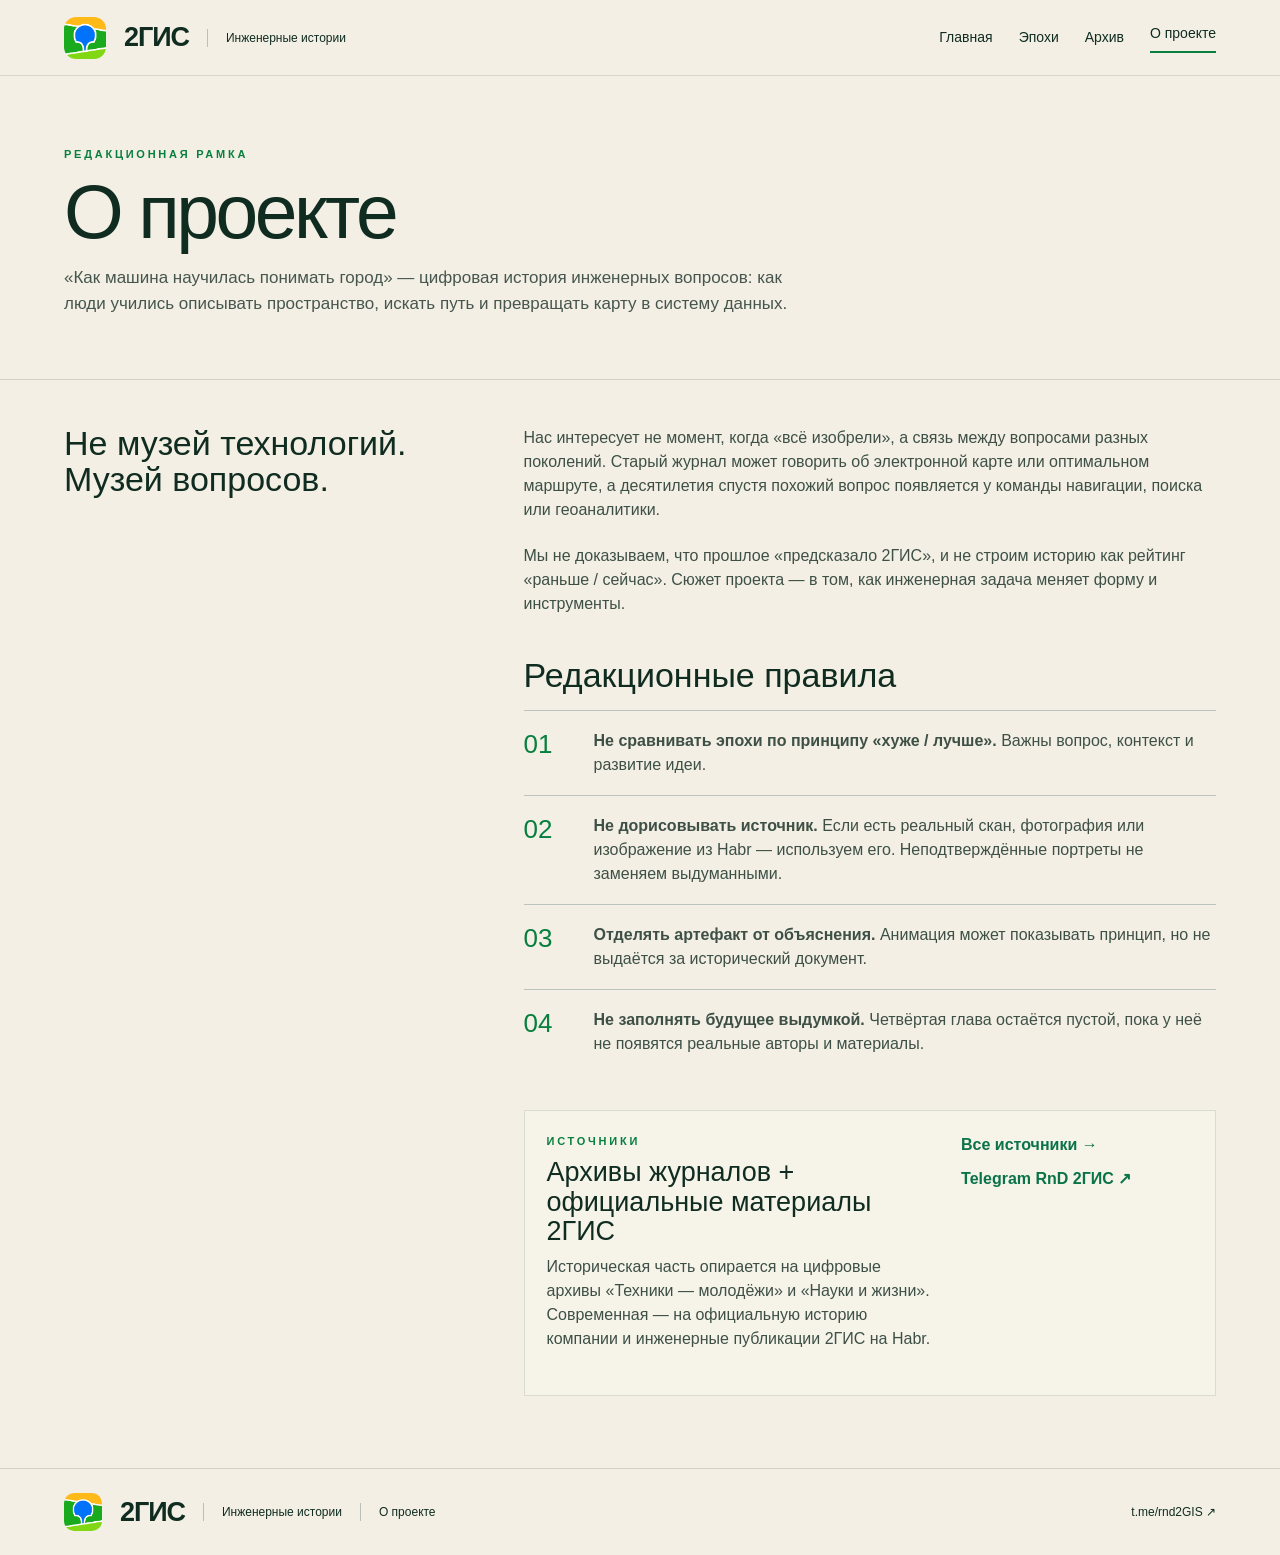
<file: 2gis-tech-museum/about.html>
<!doctype html><html lang="ru"><head><meta charset="utf-8"><meta name="viewport" content="width=device-width,initial-scale=1"><meta name="theme-color" content="#f3efe4"><title>О проекте — 2ГИС</title><style>
@font-face{font-family:"SB Sans Text";src:url("assets/fonts/SBSansText-Regular.woff2") format("woff2");font-weight:400;font-style:normal;font-display:swap}
@font-face{font-family:"SB Sans Text";src:url("assets/fonts/SBSansText-Medium.woff2") format("woff2");font-weight:500;font-style:normal;font-display:swap}
@font-face{font-family:"SB Sans Text";src:url("assets/fonts/SBSansText-SemiBold.woff2") format("woff2");font-weight:600 900;font-style:normal;font-display:swap}

:root{--paper:#f3efe4;--ink:#102c21;--muted:#59675f;--green:#087f3f;--line:#c9cec3;--max:1180px;--pad:clamp(24px,5vw,76px)}*{box-sizing:border-box}body{margin:0;background:var(--paper);color:var(--ink);font-family:"SB Sans Text",sans-serif;line-height:1.5}a{color:inherit;text-decoration:none}.wrap{width:min(calc(100% - var(--pad)*2),var(--max));margin:auto}.topbar{height:76px;display:flex;align-items:center;justify-content:space-between;padding:0 var(--pad);border-bottom:1px solid rgba(16,44,33,.12);position:sticky;top:0;background:rgba(243,239,228,.95);backdrop-filter:blur(8px);z-index:20}.brand{display:flex;gap:18px;align-items:center}.brand img{width:42px;height:42px;object-fit:contain;border-radius:12px}.brand-name{font-size:27px;line-height:1;font-weight:800;letter-spacing:-.04em}.brand span{border-left:1px solid #b9c0b7;padding-left:18px;font-size:12px}.nav{display:flex;gap:26px;align-items:center;font-size:14px}.nav a.active{border-bottom:2px solid var(--green);padding-bottom:7px}.menu{display:none;background:none;border:0;font-size:26px}.hero{padding:70px 0 46px;border-bottom:1px solid rgba(16,44,33,.15)}.eyebrow{font-size:11px;letter-spacing:.25em;text-transform:uppercase;color:var(--green);font-weight:700}.hero h1{font:400 clamp(54px,6vw,86px)/.95 "SB Sans Text",sans-serif;letter-spacing:-.045em;margin:12px 0 18px}.hero p{max-width:760px;color:#46564e;font-size:17px}.content{padding:46px 0 72px}.grid{display:grid;grid-template-columns:.72fr 1.28fr;gap:70px}.aside{font:400 34px/1.05 "SB Sans Text",sans-serif}.copy p{font-size:16px;color:#3e5046;margin:0 0 22px}.copy h2{font:400 34px/1 "SB Sans Text",sans-serif;margin:42px 0 18px}.rule{display:grid;grid-template-columns:52px 1fr;gap:18px;border-top:1px solid #bbc4bc;padding:18px 0}.rule b{font:400 26px "SB Sans Text",sans-serif;color:var(--green)}.rule p{margin:0}.sources{background:rgba(250,247,238,.55);border:1px solid rgba(16,44,33,.12);padding:22px;margin-top:36px;display:grid;grid-template-columns:1.25fr .75fr;gap:28px}.sources h3{font:400 27px/1.1 "SB Sans Text",sans-serif;margin:8px 0}.sources a{display:block;margin-bottom:10px;color:#0b7348;font-weight:700}.footer{border-top:1px solid rgba(16,44,33,.15);padding:24px 0}.footer-row{display:flex;justify-content:space-between;align-items:center;gap:20px;font-size:12px}.footer-row img{width:38px;height:38px;object-fit:contain;border-radius:10px}.foot-left{display:flex;align-items:center;gap:18px}.foot-left span{border-left:1px solid #b8c0b8;padding-left:18px}@media(max-width:760px){:root{--pad:20px}.topbar{height:66px}.brand img{width:38px;height:38px}.brand span{display:none}.menu{display:block}.nav{display:none;position:fixed;top:66px;left:0;right:0;background:var(--paper);padding:20px;flex-direction:column;align-items:flex-start;border-bottom:1px solid var(--line)}.nav.open{display:flex}.grid,.sources{grid-template-columns:1fr}.hero{padding-top:46px}.footer-row{align-items:flex-start;flex-direction:column}.foot-left span{display:none}}</style></head><body><header class="topbar"><a class="brand" href="index.html"><img src="assets/2gis-icon.png" alt=""><strong class="brand-name">2ГИС</strong><span>Инженерные истории</span></a><button class="menu">☰</button><nav class="nav"><a href="index.html">Главная</a><a href="index.html#history">Эпохи</a><a href="archive.html">Архив</a><a class="active" href="about.html">О проекте</a></nav></header><main><section class="hero"><div class="wrap"><div class="eyebrow">Редакционная рамка</div><h1>О проекте</h1><p>«Как машина научилась понимать город» — цифровая история инженерных вопросов: как люди учились описывать пространство, искать путь и превращать карту в систему данных.</p></div></section><section class="content"><div class="wrap grid"><aside class="aside">Не музей технологий.<br>Музей вопросов.</aside><div class="copy"><p>Нас интересует не момент, когда «всё изобрели», а связь между вопросами разных поколений. Старый журнал может говорить об электронной карте или оптимальном маршруте, а десятилетия спустя похожий вопрос появляется у команды навигации, поиска или геоаналитики.</p><p>Мы не доказываем, что прошлое «предсказало 2ГИС», и не строим историю как рейтинг «раньше / сейчас». Сюжет проекта — в том, как инженерная задача меняет форму и инструменты.</p><h2>Редакционные правила</h2><div class="rule"><b>01</b><p><strong>Не сравнивать эпохи по принципу «хуже / лучше».</strong> Важны вопрос, контекст и развитие идеи.</p></div><div class="rule"><b>02</b><p><strong>Не дорисовывать источник.</strong> Если есть реальный скан, фотография или изображение из Habr — используем его. Неподтверждённые портреты не заменяем выдуманными.</p></div><div class="rule"><b>03</b><p><strong>Отделять артефакт от объяснения.</strong> Анимация может показывать принцип, но не выдаётся за исторический документ.</p></div><div class="rule"><b>04</b><p><strong>Не заполнять будущее выдумкой.</strong> Четвёртая глава остаётся пустой, пока у неё не появятся реальные авторы и материалы.</p></div><div class="sources"><div><div class="eyebrow">Источники</div><h3>Архивы журналов + официальные материалы 2ГИС</h3><p>Историческая часть опирается на цифровые архивы «Техники — молодёжи» и «Науки и жизни». Современная — на официальную историю компании и инженерные публикации 2ГИС на Habr.</p></div><div><a href="archive.html">Все источники →</a><a href="https://t.me/rnd2GIS" target="_blank" rel="noopener">Telegram RnD 2ГИС ↗</a></div></div></div></div></section></main><footer class="footer"><div class="wrap footer-row"><div class="foot-left"><img src="assets/2gis-icon.png" alt=""><strong class="brand-name">2ГИС</strong><span>Инженерные истории</span><span>О проекте</span></div><a href="https://t.me/rnd2GIS" target="_blank" rel="noopener">t.me/rnd2GIS ↗</a></div></footer><script>const m=document.querySelector(".menu"),n=document.querySelector(".nav");m.onclick=()=>n.classList.toggle("open");</script></body></html>
</file>
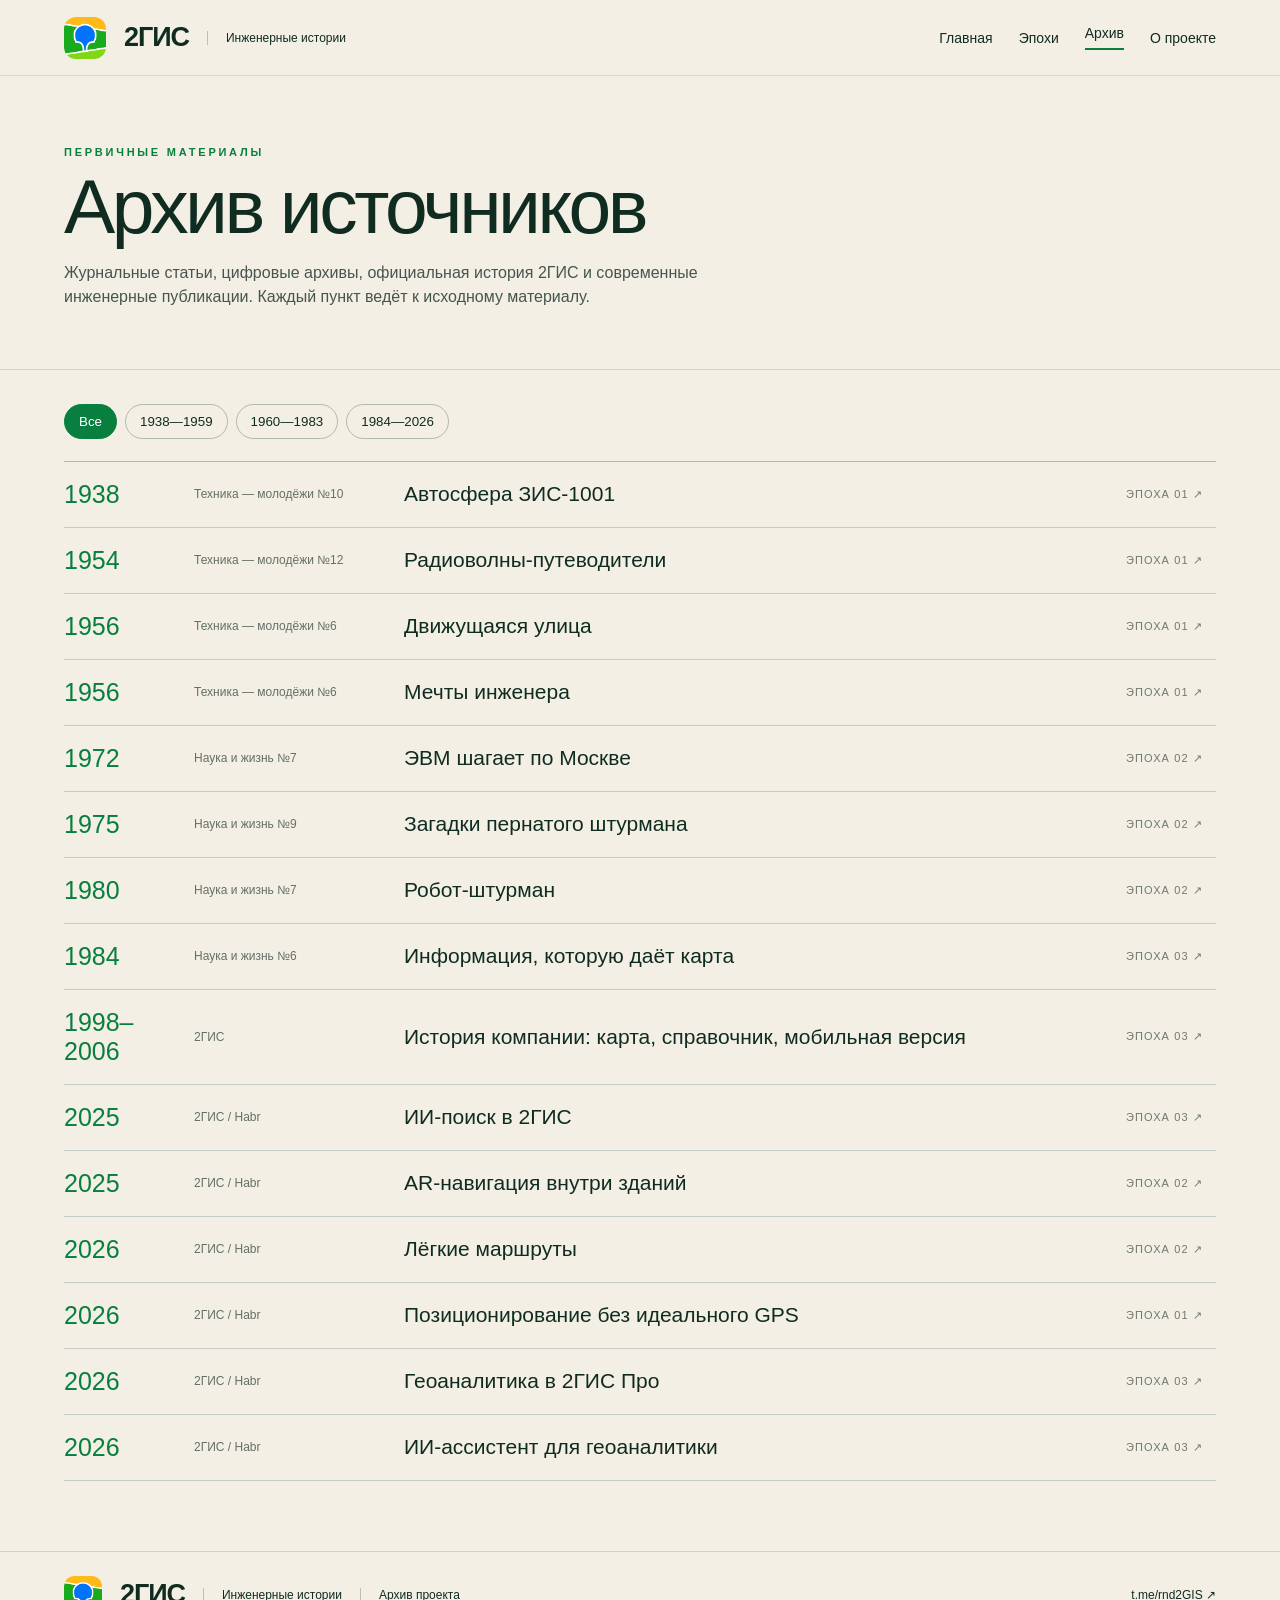
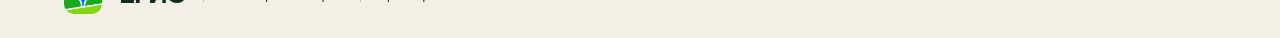
<file: 2gis-tech-museum/archive.html>
<!doctype html><html lang="ru"><head><meta charset="utf-8"><meta name="viewport" content="width=device-width,initial-scale=1"><meta name="theme-color" content="#f3efe4"><title>Архив источников — 2ГИС</title><style>
@font-face{font-family:"SB Sans Text";src:url("assets/fonts/SBSansText-Regular.woff2") format("woff2");font-weight:400;font-style:normal;font-display:swap}
@font-face{font-family:"SB Sans Text";src:url("assets/fonts/SBSansText-Medium.woff2") format("woff2");font-weight:500;font-style:normal;font-display:swap}
@font-face{font-family:"SB Sans Text";src:url("assets/fonts/SBSansText-SemiBold.woff2") format("woff2");font-weight:600 900;font-style:normal;font-display:swap}

:root{--paper:#f3efe4;--ink:#102c21;--muted:#59675f;--green:#087f3f;--line:#c9cec3;--max:1320px;--pad:clamp(24px,5vw,76px)}*{box-sizing:border-box}body{margin:0;background:var(--paper);color:var(--ink);font-family:"SB Sans Text",sans-serif}a{color:inherit;text-decoration:none}.wrap{width:min(calc(100% - var(--pad)*2),var(--max));margin:auto}.topbar{height:76px;display:flex;align-items:center;justify-content:space-between;padding:0 var(--pad);border-bottom:1px solid rgba(16,44,33,.12);position:sticky;top:0;background:rgba(243,239,228,.95);backdrop-filter:blur(8px);z-index:20}.brand{display:flex;gap:18px;align-items:center}.brand img{width:42px;height:42px;object-fit:contain;border-radius:12px}.brand-name{font-size:27px;line-height:1;font-weight:800;letter-spacing:-.04em}.brand span{border-left:1px solid #b9c0b7;padding-left:18px;font-size:12px}.nav{display:flex;gap:26px;align-items:center;font-size:14px}.nav a.active{border-bottom:2px solid var(--green);padding-bottom:7px}.menu{display:none;background:none;border:0;font-size:26px}.hero{padding:70px 0 44px;border-bottom:1px solid rgba(16,44,33,.15)}.eyebrow{font-size:11px;letter-spacing:.25em;text-transform:uppercase;color:var(--green);font-weight:700}.hero h1{font:400 clamp(54px,6vw,86px)/.95 "SB Sans Text",sans-serif;letter-spacing:-.045em;margin:12px 0 18px}.hero p{max-width:720px;color:#46564e;font-size:16px;line-height:1.5}.archive{padding:34px 0 70px}.filters{display:flex;gap:8px;flex-wrap:wrap;margin-bottom:22px}.filters button{border:1px solid #afbbb1;background:transparent;padding:9px 14px;border-radius:999px;color:var(--ink);cursor:pointer}.filters button.active{background:var(--green);color:#fff;border-color:var(--green)}.list{border-top:1px solid #aeb8b0}.item{display:grid;grid-template-columns:110px 190px 1fr 90px;gap:20px;align-items:center;padding:18px 0;border-bottom:1px solid #c5ccc5}.item .year{font:400 25px "SB Sans Text",sans-serif;color:var(--green)}.item .source{font-size:12px;color:#637067}.item h3{font:400 21px/1.15 "SB Sans Text",sans-serif;margin:0}.item .era{font-size:11px;color:#6d7971;text-transform:uppercase;letter-spacing:.1em}.item:hover h3{color:var(--green)}.footer{border-top:1px solid rgba(16,44,33,.15);padding:24px 0}.footer-row{display:flex;justify-content:space-between;align-items:center;gap:20px;font-size:12px}.footer-row img{width:38px;height:38px;object-fit:contain;border-radius:10px}.foot-left{display:flex;align-items:center;gap:18px}.foot-left span{border-left:1px solid #b8c0b8;padding-left:18px}@media(max-width:760px){:root{--pad:20px}.topbar{height:66px}.brand img{width:38px;height:38px}.brand span{display:none}.menu{display:block}.nav{display:none;position:fixed;top:66px;left:0;right:0;background:var(--paper);padding:20px;flex-direction:column;align-items:flex-start;border-bottom:1px solid var(--line)}.nav.open{display:flex}.item{grid-template-columns:75px 1fr}.item .source,.item .era{grid-column:2}.hero{padding-top:46px}.footer-row{align-items:flex-start;flex-direction:column}.foot-left span{display:none}}
</style></head><body><header class="topbar"><a class="brand" href="index.html"><img src="assets/2gis-icon.png" alt=""><strong class="brand-name">2ГИС</strong><span>Инженерные истории</span></a><button class="menu">☰</button><nav class="nav"><a href="index.html">Главная</a><a href="index.html#history">Эпохи</a><a class="active" href="archive.html">Архив</a><a href="about.html">О проекте</a></nav></header><main><section class="hero"><div class="wrap"><div class="eyebrow">Первичные материалы</div><h1>Архив источников</h1><p>Журнальные статьи, цифровые архивы, официальная история 2ГИС и современные инженерные публикации. Каждый пункт ведёт к исходному материалу.</p></div></section><section class="archive"><div class="wrap"><div class="filters"><button class="active" data-f="all">Все</button><button data-f="1">1938—1959</button><button data-f="2">1960—1983</button><button data-f="3">1984—2026</button></div><div class="list" id="list"></div></div></section></main><footer class="footer"><div class="wrap footer-row"><div class="foot-left"><img src="assets/2gis-icon.png" alt=""><strong class="brand-name">2ГИС</strong><span>Инженерные истории</span><span>Архив проекта</span></div><a href="https://t.me/rnd2GIS" target="_blank" rel="noopener">t.me/rnd2GIS ↗</a></div></footer><script>
const rows=[
["1938","Техника — молодёжи №10","Автосфера ЗИС-1001","https://ru.djvu.online/file/jCxy9WnwPsCP5","1"],
["1954","Техника — молодёжи №12","Радиоволны-путеводители","https://ru.djvu.online/file/6hj8a2fTYObGC","1"],
["1956","Техника — молодёжи №6","Движущаяся улица","https://djvu.online/file/vczZJckoOQdkp","1"],
["1956","Техника — молодёжи №6","Мечты инженера","https://djvu.online/file/vczZJckoOQdkp","1"],
["1972","Наука и жизнь №7","ЭВМ шагает по Москве","https://www.nkj.ru/archive/articles/57011/","2"],
["1975","Наука и жизнь №9","Загадки пернатого штурмана","https://djvu.online/file/lz0mfLRWpWh5L","2"],
["1980","Наука и жизнь №7","Робот-штурман","https://djvu.online/file/zKwC09TdR1376","2"],
["1984","Наука и жизнь №6","Информация, которую даёт карта","https://djvu.online/file/c0htS5DZQyLQb","3"],
["1998–2006","2ГИС","История компании: карта, справочник, мобильная версия","https://info.2gis.ru/russia/company/history","3"],
["2025","2ГИС / Habr","ИИ-поиск в 2ГИС","https://habr.com/ru/companies/2gis/articles/951008/","3"],
["2025","2ГИС / Habr","AR-навигация внутри зданий","https://habr.com/ru/companies/2gis/articles/951526/","2"],
["2026","2ГИС / Habr","Лёгкие маршруты","https://habr.com/ru/companies/2gis/articles/1015140/","2"],
["2026","2ГИС / Habr","Позиционирование без идеального GPS","https://habr.com/ru/companies/2gis/articles/1028348/","1"],
["2026","2ГИС / Habr","Геоаналитика в 2ГИС Про","https://habr.com/ru/companies/2gis/articles/990082/","3"],
["2026","2ГИС / Habr","ИИ-ассистент для геоаналитики","https://habr.com/ru/companies/2gis/articles/1037974/","3"]];
const list=document.querySelector("#list"),render=f=>{list.innerHTML=rows.filter(r=>f==="all"||r[4]===f).map(r=>'<a class="item" href="'+r[3]+'" target="_blank" rel="noopener"><div class="year">'+r[0]+'</div><div class="source">'+r[1]+'</div><h3>'+r[2]+'</h3><div class="era">эпоха 0'+r[4]+' ↗</div></a>').join("")};render("all");document.querySelectorAll("[data-f]").forEach(b=>b.onclick=()=>{document.querySelectorAll("[data-f]").forEach(x=>x.classList.remove("active"));b.classList.add("active");render(b.dataset.f)});const m=document.querySelector(".menu"),n=document.querySelector(".nav");m.onclick=()=>n.classList.toggle("open");
</script></body></html>
</file>
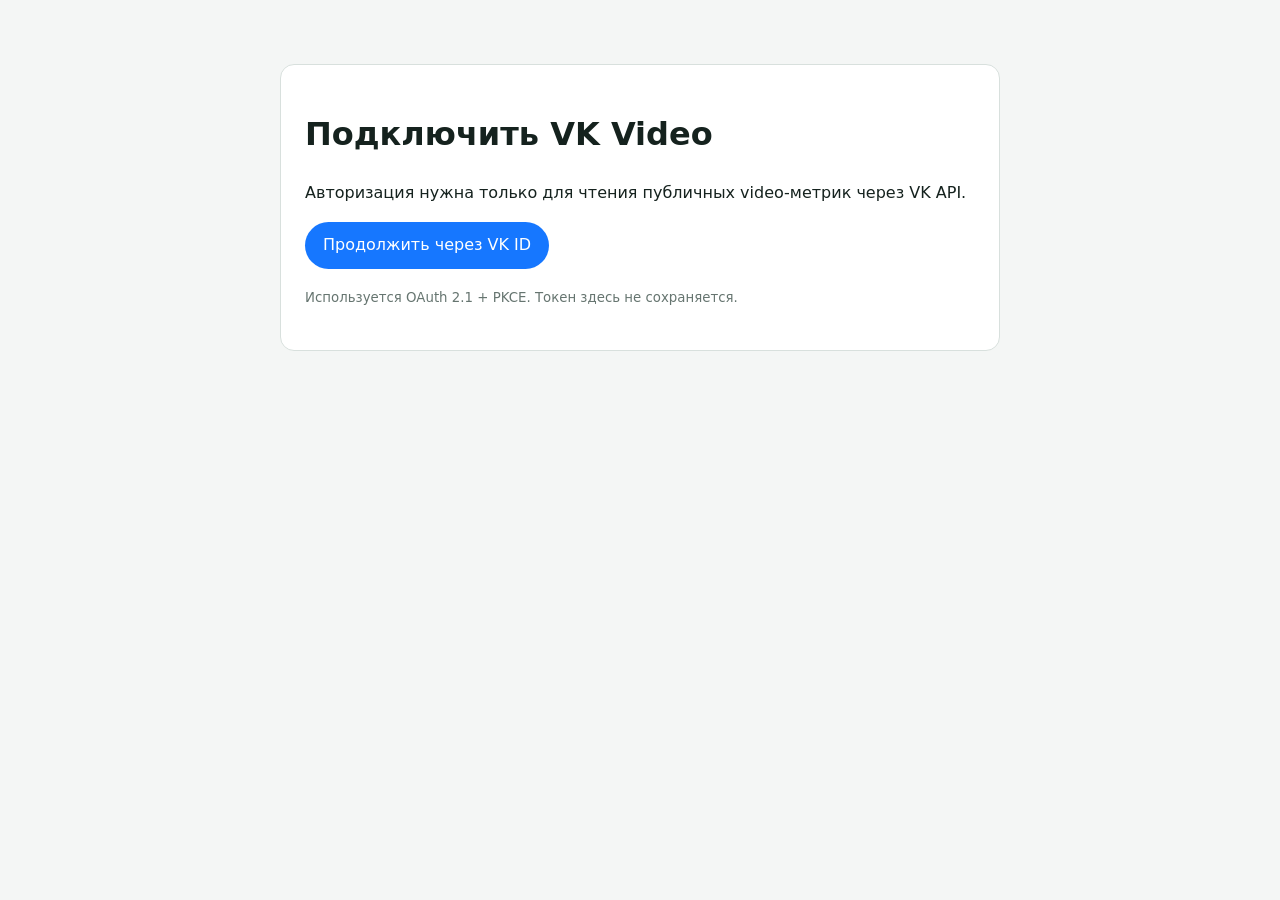
<file: tech-brand-watch/vk-auth.html>
<!doctype html>
<html lang="ru">
<head>
<meta charset="utf-8">
<meta name="viewport" content="width=device-width,initial-scale=1">
<title>VK authorization · Tech Brand Watch</title>
<style>
body{font-family:system-ui,-apple-system,"Segoe UI",Roboto,sans-serif;max-width:720px;margin:64px auto;padding:0 20px;line-height:1.55;background:#f4f6f5;color:#15221e}
.card{background:#fff;border:1px solid #d8e0dd;border-radius:14px;padding:24px}
button{font:inherit;border:0;border-radius:999px;padding:11px 18px;background:#1677ff;color:#fff;cursor:pointer}
small{color:#667570}.err{color:#a22}
</style>
</head>
<body>
<div class="card">
<h1>Подключить VK Video</h1>
<p>Авторизация нужна только для чтения публичных video-метрик через VK API.</p>
<button id="login">Продолжить через VK ID</button>
<p id="status"><small>Используется OAuth 2.1 + PKCE. Токен здесь не сохраняется.</small></p>
</div>
<script>
const APP_ID=54811614;
const REDIRECT="https://olesiabositi-hub.github.io/research/tech-brand-watch/vk-callback.html";
const SDK_VERSION="2.6.1";

function randomString(len=72){
  const alphabet="ABCDEFGHIJKLMNOPQRSTUVWXYZabcdefghijklmnopqrstuvwxyz0123456789-._~";
  const bytes=new Uint8Array(len);
  crypto.getRandomValues(bytes);
  return Array.from(bytes,b=>alphabet[b%alphabet.length]).join("");
}
function base64url(bytes){
  let s="";
  bytes.forEach(b=>s+=String.fromCharCode(b));
  return btoa(s).replace(/=+$/,"").replace(/\+/g,"-").replace(/\//g,"_");
}
async function challenge(verifier){
  const digest=await crypto.subtle.digest("SHA-256",new TextEncoder().encode(verifier));
  return base64url(new Uint8Array(digest));
}

document.getElementById("login").onclick=async()=>{
  const status=document.getElementById("status");
  try{
    const verifier=randomString();
    const state=randomString(32);
    const codeChallenge=await challenge(verifier);

    sessionStorage.setItem("vk_code_verifier",verifier);
    sessionStorage.setItem("vk_state",state);

    const p=new URLSearchParams({
      response_type:"code",
      code_challenge:codeChallenge,
      code_challenge_method:"s256",
      client_id:String(APP_ID),
      scope:"video",
      state,
      prompt:"",
      v:SDK_VERSION,
      sdk_type:"vkid",
      app_id:String(APP_ID),
      redirect_uri:REDIRECT
    });
    location.assign("https://id.vk.ru/authorize?"+p.toString());
  }catch(e){
    status.innerHTML='<span class="err">'+String(e.message||e)+'</span>';
  }
};
</script>
</body>
</html>
</file>
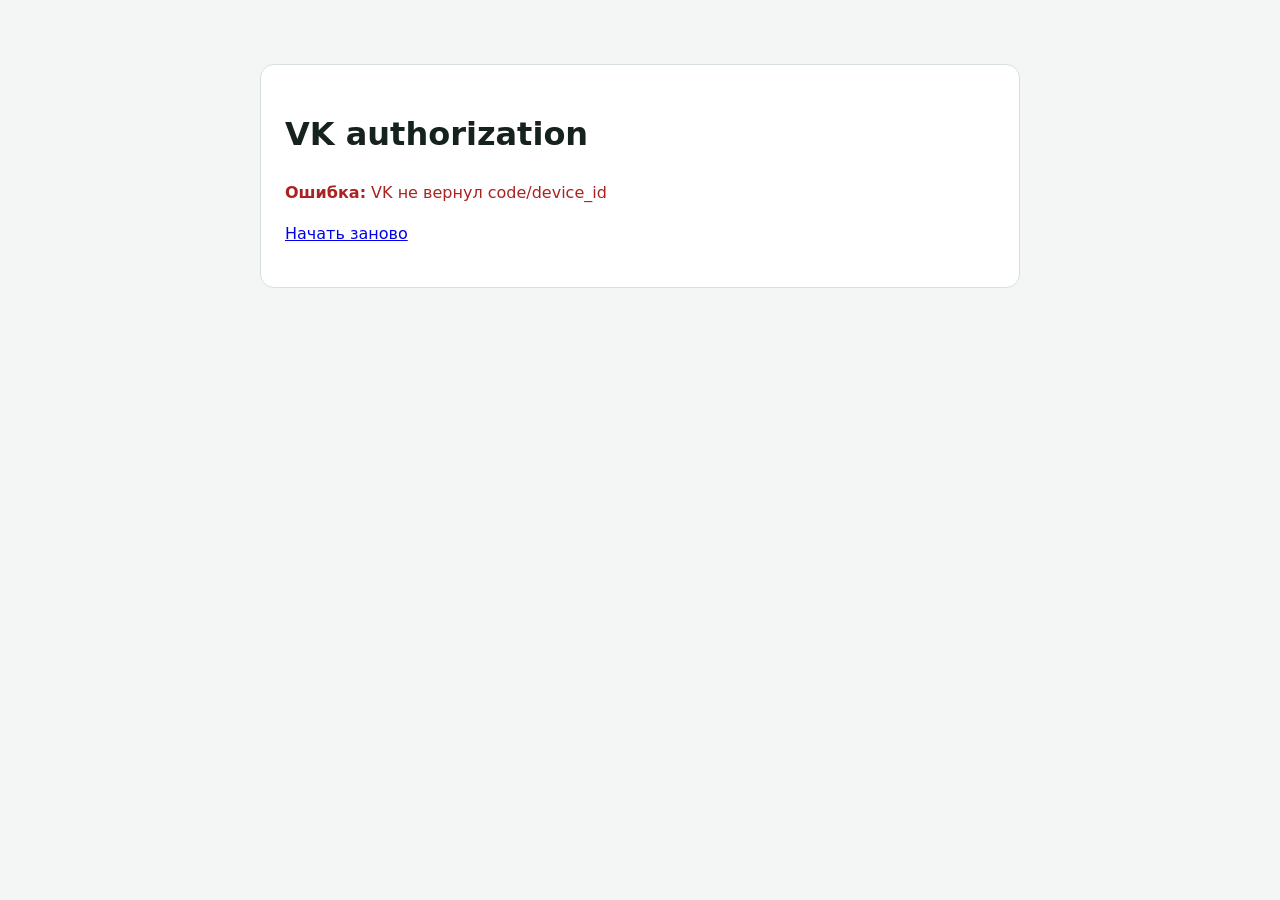
<file: tech-brand-watch/vk-callback.html>
<!doctype html>
<html lang="ru">
<head>
<meta charset="utf-8">
<meta name="viewport" content="width=device-width,initial-scale=1">
<title>VK authorization callback · Tech Brand Watch</title>
<style>
body{font-family:system-ui,-apple-system,"Segoe UI",Roboto,sans-serif;max-width:760px;margin:64px auto;padding:0 20px;line-height:1.55;background:#f4f6f5;color:#15221e}
.card{background:#fff;border:1px solid #d8e0dd;border-radius:14px;padding:24px}
code{display:block;word-break:break-all;background:#eef2f0;padding:12px;border-radius:8px;margin:12px 0}
button{font:inherit;border:0;border-radius:999px;padding:10px 18px;background:#1677ff;color:#fff;cursor:pointer}
small{color:#667570}.err{color:#a22}
</style>
</head>
<body>
<div class="card">
<h1>VK authorization</h1>
<div id="out">Завершаю авторизацию…</div>
</div>
<script>
const APP_ID=54811614;
const REDIRECT="https://olesiabositi-hub.github.io/research/tech-brand-watch/vk-callback.html";
const out=document.getElementById("out");
const q=new URLSearchParams(location.search);
const code=q.get("code");
const deviceId=q.get("device_id");
const returnedState=q.get("state");
const error=q.get("error");
const errorDescription=q.get("error_description");
const verifier=sessionStorage.getItem("vk_code_verifier");
const state=sessionStorage.getItem("vk_state");

async function finish(){
  if(error) throw new Error(error+(errorDescription?": "+errorDescription:""));
  if(!code||!deviceId) throw new Error("VK не вернул code/device_id");
  if(!verifier||!state) throw new Error("Не найден PKCE-сеанс. Начни авторизацию заново.");
  if(returnedState && returnedState!==state) throw new Error("State mismatch");

  const params=new URLSearchParams({
    grant_type:"authorization_code",
    redirect_uri:REDIRECT,
    client_id:String(APP_ID),
    code_verifier:verifier,
    state,
    device_id:deviceId
  });
  const response=await fetch("https://id.vk.ru/oauth2/auth?"+params.toString(),{
    method:"POST",
    headers:{"Content-Type":"application/x-www-form-urlencoded"},
    body:new URLSearchParams({code})
  });
  const data=await response.json();
  if(!response.ok||data.error) throw new Error((data.error||"token_exchange_failed")+(data.error_description?": "+data.error_description:""));
  if(data.state && data.state!==state) throw new Error("State mismatch after token exchange");
  if(!data.access_token) throw new Error("VK не вернул access_token");

  sessionStorage.removeItem("vk_code_verifier");
  sessionStorage.removeItem("vk_state");

  out.innerHTML='<p><b>VK_ACCESS_TOKEN получен.</b> Не присылай его в чат.</p>'+
    '<p>Скопируй значение и добавь в GitHub Secret <b>VK_ACCESS_TOKEN</b>.</p>'+
    '<code id="token"></code>'+
    '<button id="copy">Copy token</button>'+
    '<p><small>Токен отображается только в твоём браузере.</small></p>';
  document.getElementById("token").textContent=data.access_token;
  document.getElementById("copy").onclick=async()=>{
    await navigator.clipboard.writeText(data.access_token);
    document.getElementById("copy").textContent="Copied";
  };
}
finish().catch(e=>{
  out.innerHTML='<p class="err"><b>Ошибка:</b> '+String(e.message||e)+'</p>'+
    '<p><a href="./vk-auth.html">Начать заново</a></p>';
});
</script>
</body>
</html>
</file>
